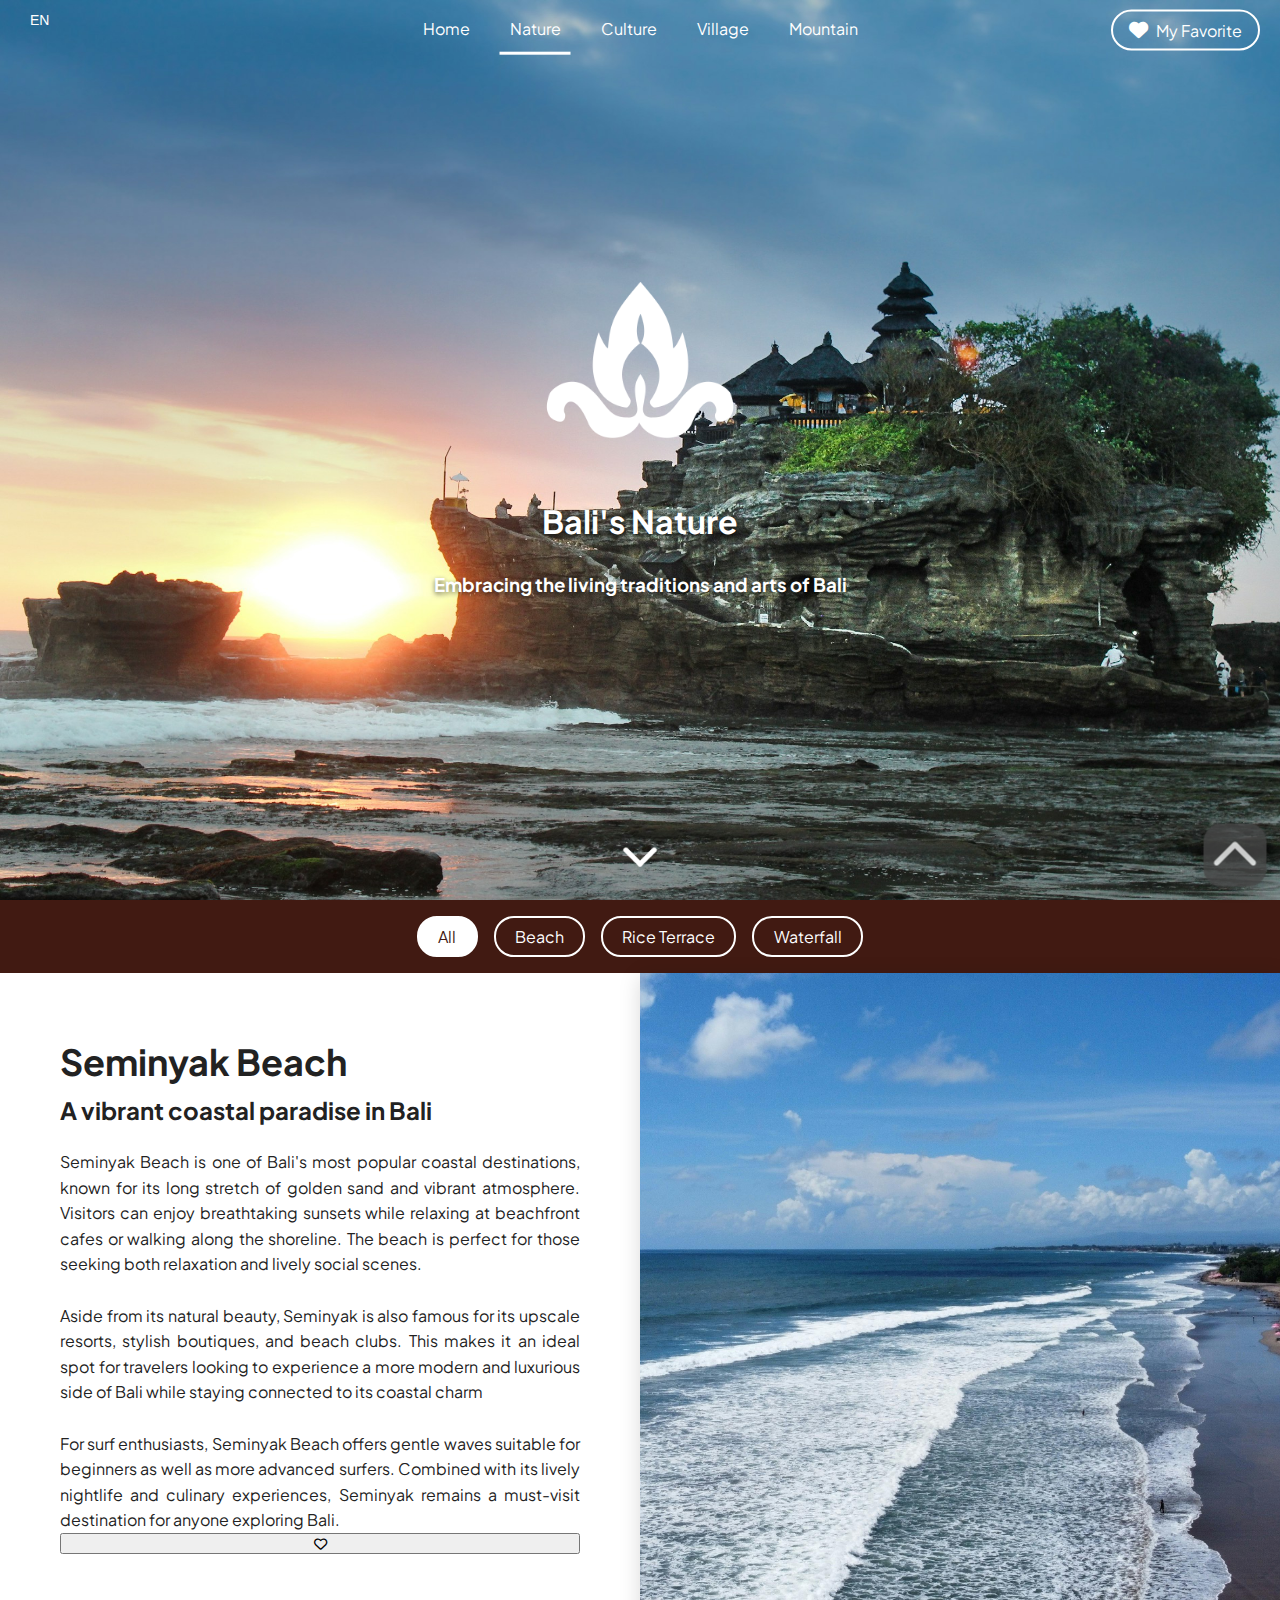
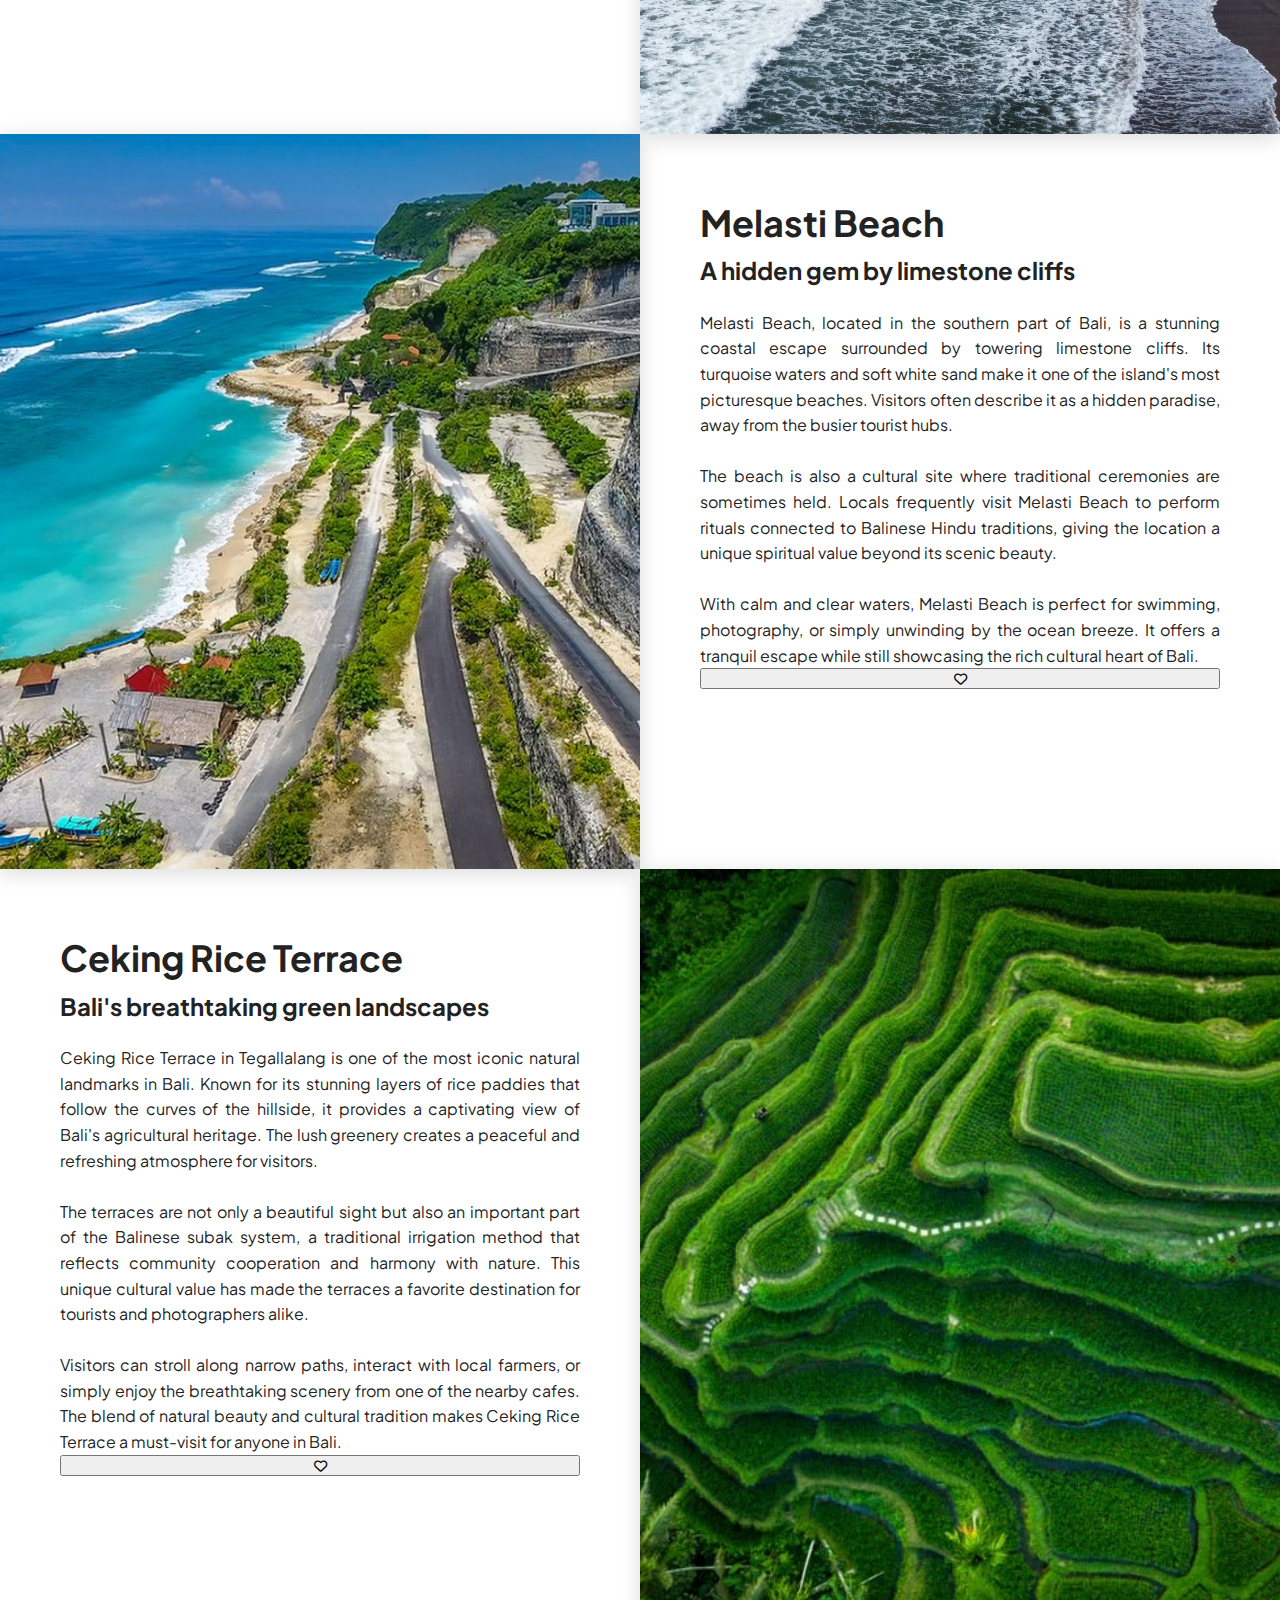
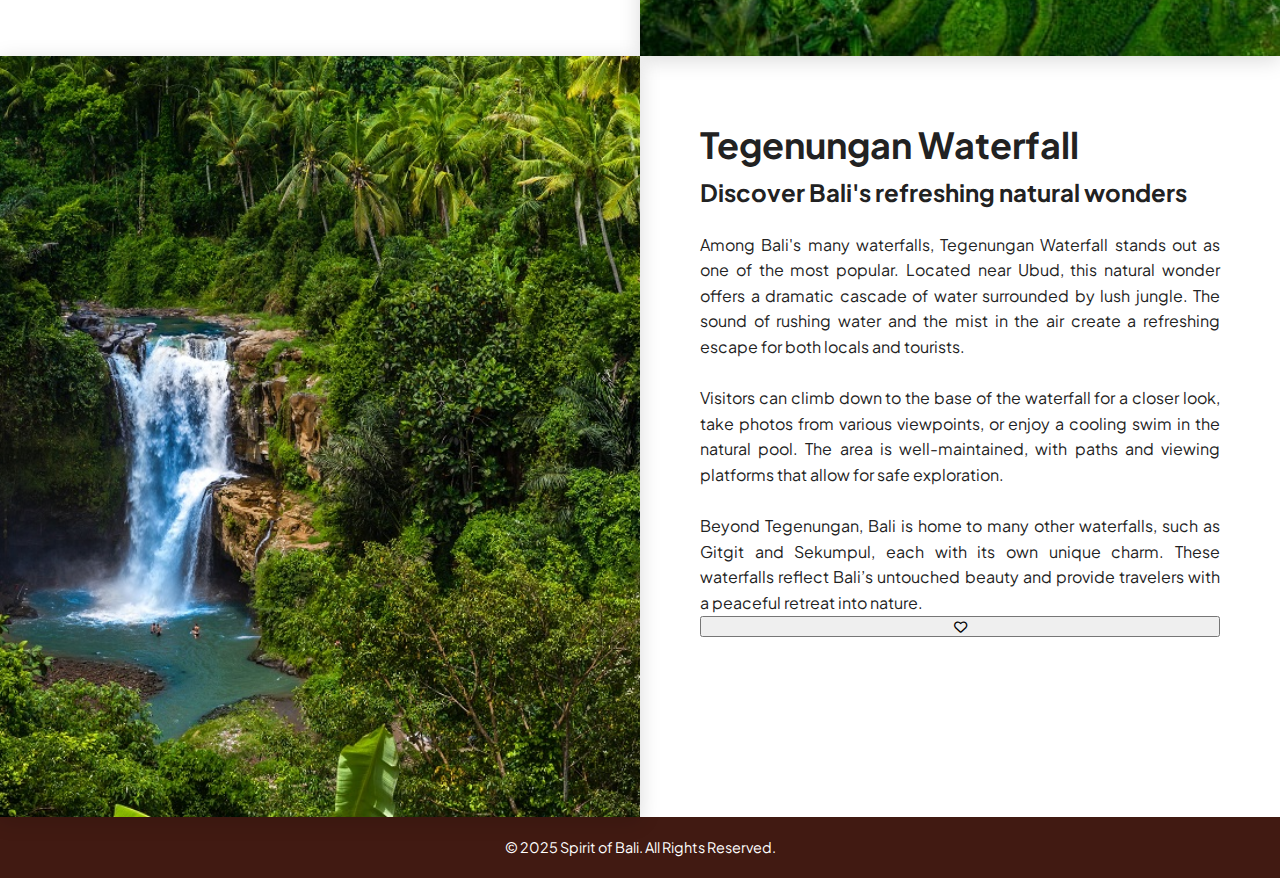
<file: alam.html>
<!DOCTYPE html>
<html lang="en">
<head>
    <meta charset="UTF-8">
    <meta name="viewport" content="width=device-width, initial-scale=1.0">
    <title>Alam Bali - Spirit of Bali</title>
    <link rel="stylesheet" href="css/style.css">
    <link rel="icon" type="image/png" href="asset/icon/logo-small-2.png">
</head>
<body data-page="nature">
    <nav id="top">
      <!-- Language Dropdown -->
      <div class="language-switch">
        <select id="languageSelect" aria-label="Language Switcher">
          <option value="en">EN</option>
          <option value="id">ID</option>
        </select>
      </div>

      <!-- Link to other Page -->
      <div class="nav-links">
        <a data-key="navbar.home" href="index.html">Home</a>
        <a data-key="navbar.nature" href="alam.html" class="active">Nature</a>
        <a data-key="navbar.culture" href="budaya.html">Culture</a>
        <a data-key="navbar.village" href="desa.html">Village</a>
        <a data-key="navbar.mountain" href="gunung.html">Mountain</a
        >
      </div>

      <button class="favorite-btn">
        <i class="fa-solid fa-heart"></i>
        <span data-key="navbar.favorite" class="text">My Favorite</span>
      </button>
      <!-- Nav Right untuk Mobile -->
      <div class="nav-right">
        <!-- Hamburger Button (Mobile) -->
        <div class="hamburger" aria-label="Menu Toggle">
          <span></span>
          <span></span>
          <span></span>
        </div>

        <!-- Favorite Button Clone untuk Mobile (optional) -->
        <button class="favorite-btn mobile-fav">
          <i class="fa-solid fa-heart"></i>
          <span data-key="navbar.favorite" class="text">My Favorite</span>
        </button>
      </div>
    </nav>

    <header class="not-main-page">
        <img src="asset/img/alam-page-img/alam-top-img.jpg" alt="alam-top-img" class="top-page">
        <img src="asset/icon/logo-big-2.png" alt="Icon SoB" class="icon-page">
        <h1 data-key="header.title">Bali's Nature</h1>
        <h3 data-key="header.subtitle">Embracing the living traditions and arts of Bali</h3>
        <a href="#top-page" id="down-btn"><img src="asset/icon/icon-arrow-down.png" alt="Icon Arrow Down" class="icon-bottom-page down-btn"></a>
    </header>

    <!-- Filter button -->
    <div class="filter-container" id="top-page">
        <button class="filter-btn active" data-filter="all" data-key="filters.all">All</button>
        <button class="filter-btn" data-filter="beach" data-key="filters.beach">Beach</button>
        <button class="filter-btn" data-filter="rice" data-key="filters.rice">Rice Terrace</button>
        <button class="filter-btn" data-filter="waterfall" data-key="filters.waterfall">Waterfall</button>
    </div>

    <!-- Content -->
    <div class="left-content" id="featured3"
        data-title="Seminyak Beach"
        data-subtitle="A vibrant coastal paradise in Bali" 
        data-img="asset/img/top-page.jpg">
        <div class="left-text">
            <h1 data-key="pantai-seminyak.title">Seminyak Beach</h1>
            <h3 data-key="pantai-seminyak.description">A vibrant coastal paradise in Bali</h3>
            <p data-key="pantai-seminyak.paragraph-1">Seminyak Beach is one of Bali's most popular coastal destinations, known for its long stretch of golden sand and vibrant atmosphere. Visitors can enjoy breathtaking sunsets while relaxing at beachfront cafes or walking along the shoreline. The beach is perfect for those seeking both relaxation and lively social scenes.</p><br>
            <p data-key="pantai-seminyak.paragraph-2">Aside from its natural beauty, Seminyak is also famous for its upscale resorts, stylish boutiques, and beach clubs. This makes it an ideal spot for travelers looking to experience a more modern and luxurious side of Bali while staying connected to its coastal charm</p><br>
            <p data-key="pantai-seminyak.paragraph-3">For surf enthusiasts, Seminyak Beach offers gentle waves suitable for beginners as well as more advanced surfers. Combined with its lively nightlife and culinary experiences, Seminyak remains a must-visit destination for anyone exploring Bali.</p>
        
            <button class="love-btn" aria-label="Add to favorite">
                <i class="fa-regular fa-heart"></i>
            </button>
        </div>
        <img src="asset/img/alam-page-img/pantai-seminyak.jpg" alt="pantai-seminyak" class="image">
    </div>
    
    <!-- Melasti Beach -->
    <div class="right-content">
        <img src="asset/img/alam-page-img/pantai-melasti.jpg" alt="pantai-melasti" class="image">
        <div class="right-text">
            <h1 data-key="pantai-melasti.title">Melasti Beach</h1>
            <h3 data-key="pantai-melasti.description">A hidden gem by limestone cliffs</h3>
            <p data-key="pantai-melasti.paragraph-1">Melasti Beach, located in the southern part of Bali, is a stunning coastal escape surrounded by towering limestone cliffs. Its turquoise waters and soft white sand make it one of the island's most picturesque beaches. Visitors often describe it as a hidden paradise, away from the busier tourist hubs.</p><br>
            <p data-key="pantai-melasti.paragraph-2">The beach is also a cultural site where traditional ceremonies are sometimes held. Locals frequently visit Melasti Beach to perform rituals connected to Balinese Hindu traditions, giving the location a unique spiritual value beyond its scenic beauty.</p><br>
            <p data-key="pantai-melasti.paragraph-3">With calm and clear waters, Melasti Beach is perfect for swimming, photography, or simply unwinding by the ocean breeze. It offers a tranquil escape while still showcasing the rich cultural heart of Bali.</p>

            <button class="love-btn" aria-label="Add to favorite">
                <i class="fa-regular fa-heart"></i>
            </button>
        </div>
        </div>
    </div>

    <!-- Cekking Rice -->
    <div class="left-content">
        <div class="left-text">
            <h1 data-key="ceking.title">Ceking Rice Terrace</h1>
            <h3 data-key="ceking.description">Bali's breathtaking green landscapes</h3>
            <p data-key="ceking.paragraph-1">Ceking Rice Terrace in Tegallalang is one of the most iconic natural landmarks in Bali. Known for its stunning layers of rice paddies that follow the curves of the hillside, it provides a captivating view of Bali's agricultural heritage. The lush greenery creates a peaceful and refreshing atmosphere for visitors.</p><br>
            <p data-key="ceking.paragraph-2">The terraces are not only a beautiful sight but also an important part of the Balinese subak system, a traditional irrigation method that reflects community cooperation and harmony with nature. This unique cultural value has made the terraces a favorite destination for tourists and photographers alike.</p><br>
            <p data-key="ceking.paragraph-3">Visitors can stroll along narrow paths, interact with local farmers, or simply enjoy the breathtaking scenery from one of the nearby cafes. The blend of natural beauty and cultural tradition makes Ceking Rice Terrace a must-visit for anyone in Bali.</p>
        
            <button class="love-btn" aria-label="Add to favorite">
                <i class="fa-regular fa-heart"></i>
            </button>
        </div>
        <img src="asset/img/alam-page-img/ceking-rice-terrace.jpg" alt="ceking-rice-terrace" class="image">
    </div>

    <!-- Tegenungan Waterfall -->
    <div class="right-content">
        <img src="asset/img/alam-page-img/air-terjun-tegunungan.jpg" alt="air-terjun-tegunungan" class="image">
        <div class="right-text">
            <h1 data-key="tegenungan.title">Tegenungan Waterfall</h1>
            <h3 data-key="tegenungan.description">Discover Bali's refreshing natural wonders</h3>
            <p data-key="tegenungan.paragraph-1">Among Bali's many waterfalls, Tegenungan Waterfall stands out as one of the most popular. Located near Ubud, this natural wonder offers a dramatic cascade of water surrounded by lush jungle. The sound of rushing water and the mist in the air create a refreshing escape for both locals and tourists.</p><br>
            <p data-key="tegenungan.paragraph-2">Visitors can climb down to the base of the waterfall for a closer look, take photos from various viewpoints, or enjoy a cooling swim in the natural pool. The area is well-maintained, with paths and viewing platforms that allow for safe exploration.</p><br>
            <p data-key="tegenungan.paragraph-3">Beyond Tegenungan, Bali is home to many other waterfalls, such as Gitgit and Sekumpul, each with its own unique charm. These waterfalls reflect Bali’s untouched beauty and provide travelers with a peaceful retreat into nature.</p>

            <button class="love-btn" aria-label="Add to favorite">
                <i class="fa-regular fa-heart"></i>
            </button>
        </div>
        </div>
    </div>

    <a href="#top" id="top-btn"><img src="asset/icon/icon-up.png" alt="Icon Up" class="top-btn toTopAnimation"></a>
    
    <!-- Footer -->
    <footer>
        <p data-key="footer">&copy; 2025 Spirit of Bali. All Rights Reserved.</p>
    </footer>
    <script src="script/modal-favorite.js"></script>
    <script src="script/btn-add-favorite.js"></script>
    <script src="script/filter/filter-section-alam.js"></script>
    <script src="script/translate.js"></script>
    <script src="script/hamburger-toggle.js"></script>
    

</body>
</html>
</file>
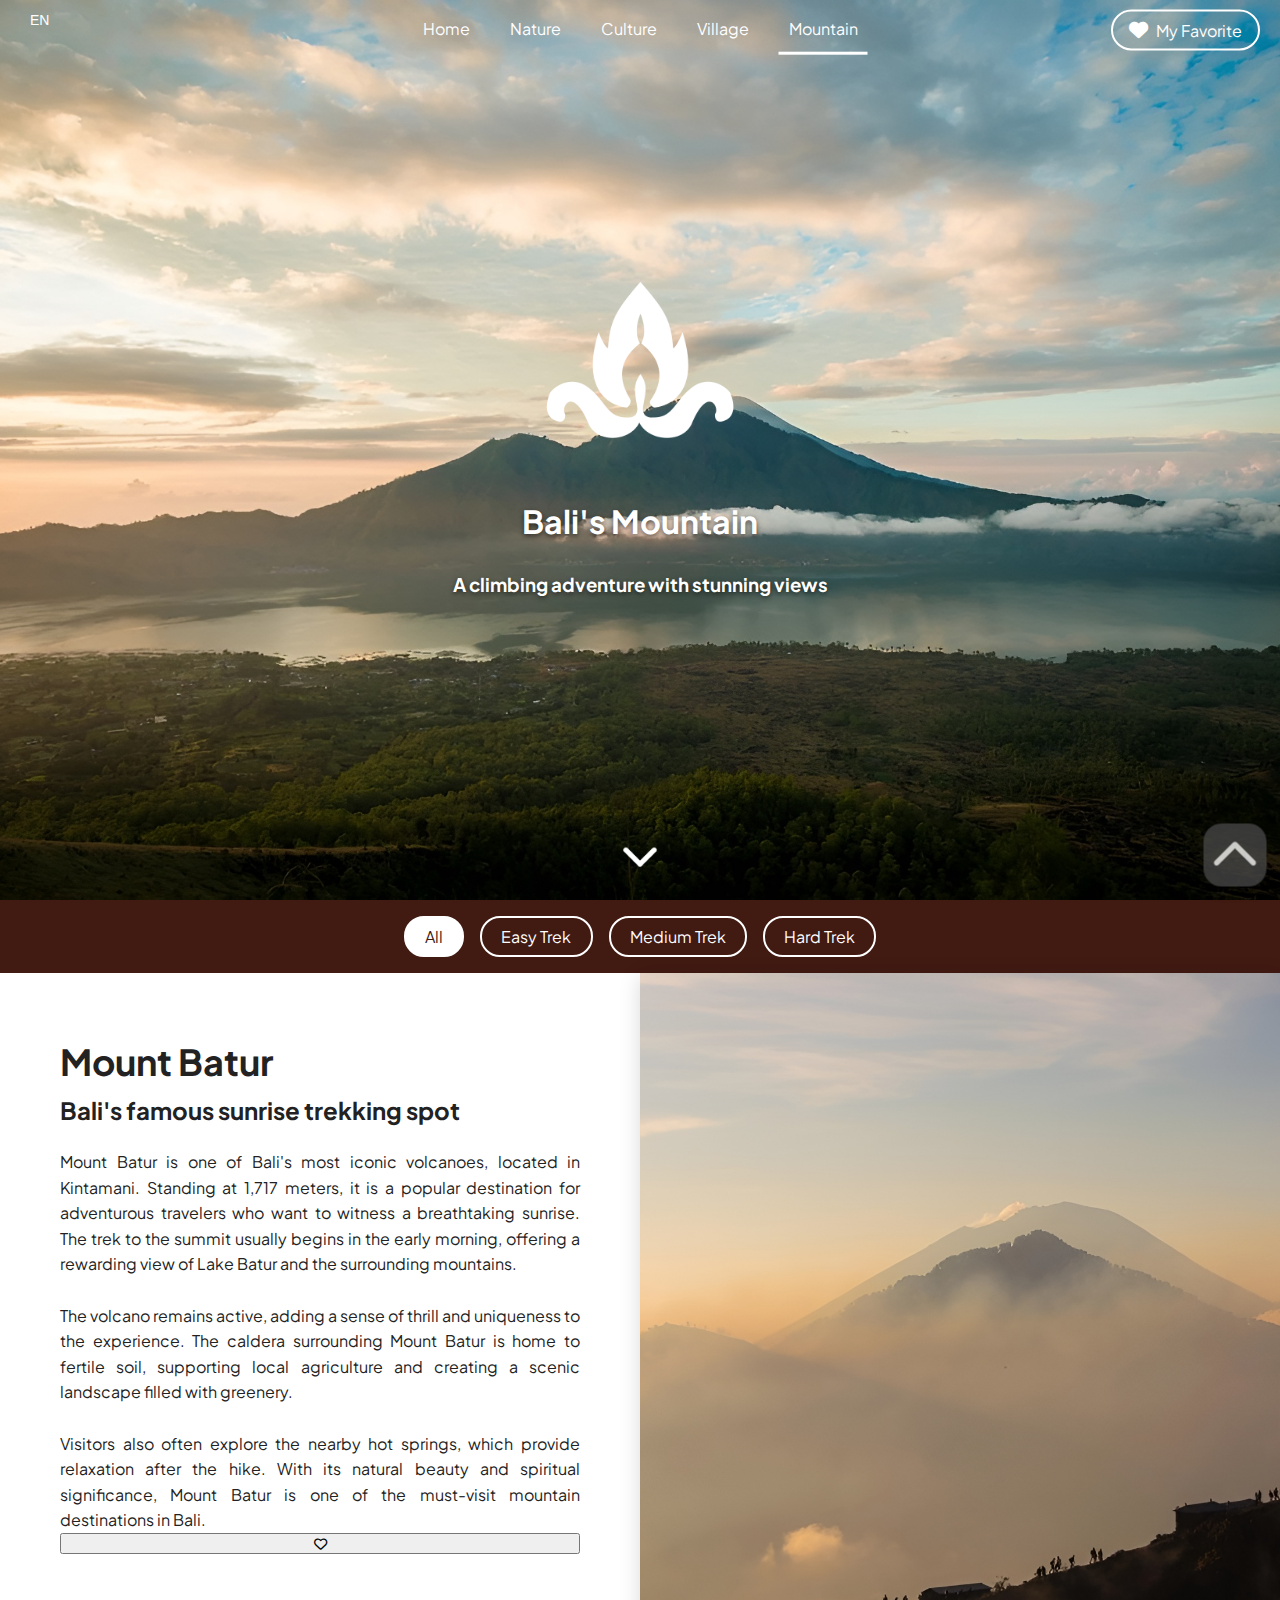
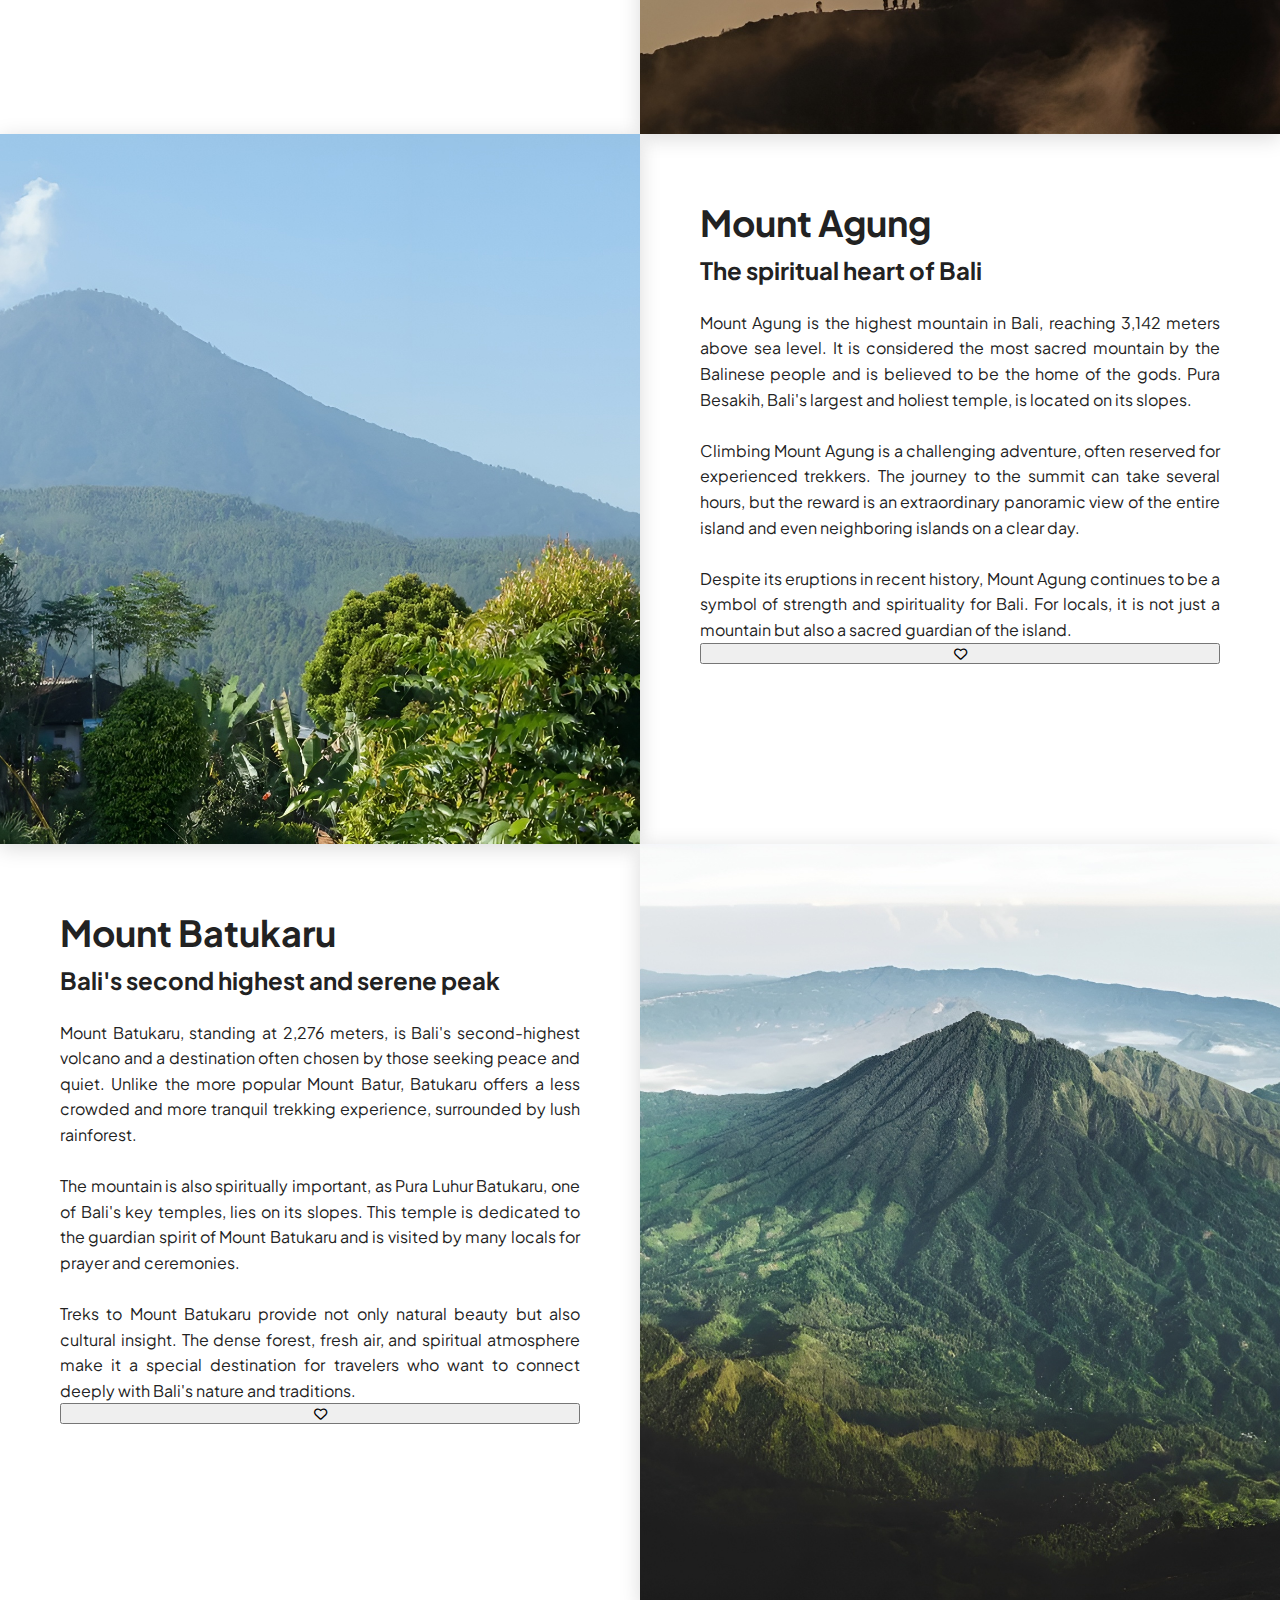
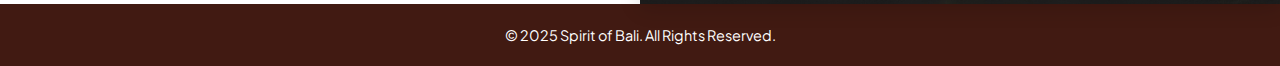
<file: gunung.html>
<!DOCTYPE html>
<html lang="en">
  <head>
    <meta charset="UTF-8" />
    <meta name="viewport" content="width=device-width, initial-scale=1.0" />
    <title>Gunung Bali - Spirit of Bali</title>
    <link rel="stylesheet" href="css/style.css" />
    <link rel="icon" type="image/png" href="asset/icon/logo-small-2.png" />
  </head>
  <body data-page="mountain">
    <nav id="top">
      <!-- Language Dropdown -->
      <div class="language-switch">
        <select id="languageSelect" aria-label="Language Switcher">
          <option value="en">EN</option>
          <option value="id">ID</option>
        </select>
      </div>

      <!-- Link to other Page -->
      <div class="nav-links">
        <a data-key="navbar.home" href="index.html">Home</a>
        <a data-key="navbar.nature" href="alam.html">Nature</a>
        <a data-key="navbar.culture" href="budaya.html">Culture</a>
        <a data-key="navbar.village" href="desa.html">Village</a>
        <a data-key="navbar.mountain" href="gunung.html" class="active"
          >Mountain</a
        >
      </div>

      <button class="favorite-btn">
        <i class="fa-solid fa-heart"></i>
        <span data-key="navbar.favorite" class="text">My Favorite</span>
      </button>
      <!-- Nav Right untuk Mobile -->
      <div class="nav-right">
        <!-- Hamburger Button (Mobile) -->
        <div class="hamburger" aria-label="Menu Toggle">
          <span></span>
          <span></span>
          <span></span>
        </div>

        <!-- Favorite Button Clone untuk Mobile (optional) -->
        <button class="favorite-btn mobile-fav">
          <i class="fa-solid fa-heart"></i>
          <span data-key="navbar.favorite" class="text">My Favorite</span>
        </button>
      </div>
    </nav>

    <header class="not-main-page">
      <img
        src="asset/img/gunung-page-img/gunung-top-img.webp"
        alt="gunung-top-image"
        class="top-page" />
      <img src="asset/icon/logo-big-2.png" alt="Icon SoB" class="icon-page" />
      <h1 data-key="header.title">Bali's Mountain</h1>
      <h3 data-key="header.subtitle">A climbing adventure with stunning views</h3>
      <a href="#top-page" id="down-btn"
        ><img
          src="asset/icon/icon-arrow-down.png"
          alt="Icon Arrow Down"
          class="icon-bottom-page down-btn"
      /></a>
    </header>

    <!-- Filter Container -->
    <div class="filter-container" id="top-page">
      <button class="filter-btn active" data-filter="all" data-key="filters.all">All</button>
      <button class="filter-btn" data-filter="easy" data-key="filters.easy">Easy Trek</button>
      <button class="filter-btn" data-filter="medium" data-key="filters.medium">Medium Trek</button>
      <button class="filter-btn" data-filter="hard" data-key="filters.hard">Hard Trek</button>
    </div>

    <!-- Content -->
    <!-- Gunung Batur -->
    <div class="left-content" id="top-page">
      <div class="left-text">
        <h1 data-key="gunung-batur.title">Mount Batur</h1>
        <h3 data-key="gunung-batur.description">
          Bali's famous sunrise trekking spot
        </h3>
        <p data-key="gunung-batur.paragraph-1">
          Mount Batur is one of Bali's most iconic volcanoes, located in
          Kintamani. Standing at 1,717 meters, it is a popular destination for
          adventurous travelers who want to witness a breathtaking sunrise. The
          trek to the summit usually begins in the early morning, offering a
          rewarding view of Lake Batur and the surrounding mountains.
        </p>
        <br />
        <p data-key="gunung-batur.paragraph-2">
          The volcano remains active, adding a sense of thrill and uniqueness to
          the experience. The caldera surrounding Mount Batur is home to fertile
          soil, supporting local agriculture and creating a scenic landscape
          filled with greenery.
        </p>
        <br />
        <p data-key="gunung-batur.paragraph-3">
          Visitors also often explore the nearby hot springs, which provide
          relaxation after the hike. With its natural beauty and spiritual
          significance, Mount Batur is one of the must-visit mountain
          destinations in Bali.
        </p>

        <button class="love-btn" aria-label="Add to favorite">
          <i class="fa-regular fa-heart"></i>
        </button>
      </div>
      <img
        src="asset/img/gunung-page-img/gunung-batur.webp"
        alt="gunung-batur"
        class="image" />
    </div>

    <!-- Gunung Agung -->
    <div class="right-content">
      <img
        src="asset/img/gunung-page-img/gunung-agung.webp"
        alt="gunung-agung"
        class="image" />
      <div class="right-text">
        <h1 data-key="gunung-agung.title">Mount Agung</h1>
        <h3 data-key="gunung-agung.description">The spiritual heart of Bali</h3>
        <p data-key="gunung-agung.paragraph-1">
          Mount Agung is the highest mountain in Bali, reaching 3,142 meters
          above sea level. It is considered the most sacred mountain by the
          Balinese people and is believed to be the home of the gods. Pura
          Besakih, Bali's largest and holiest temple, is located on its slopes.
        </p>
        <br />
        <p data-key="gunung-agung.paragraph-2">
          Climbing Mount Agung is a challenging adventure, often reserved for
          experienced trekkers. The journey to the summit can take several
          hours, but the reward is an extraordinary panoramic view of the entire
          island and even neighboring islands on a clear day.
        </p>
        <br />
        <p data-key="gunung-agung.paragraph-3">
          Despite its eruptions in recent history, Mount Agung continues to be a
          symbol of strength and spirituality for Bali. For locals, it is not
          just a mountain but also a sacred guardian of the island.
        </p>

        <button class="love-btn" aria-label="Add to favorite">
          <i class="fa-regular fa-heart"></i>
        </button>
      </div>
    </div>

    <!-- Gunung Batukaru -->
    <div class="left-content">
      <div class="left-text">
        <h1 data-key="gunung-batukaru.title">Mount Batukaru</h1>
        <h3 data-key="gunung-batukaru.description">
          Bali's second highest and serene peak
        </h3>
        <p data-key="gunung-batukaru.paragraph-1">
          Mount Batukaru, standing at 2,276 meters, is Bali's second-highest
          volcano and a destination often chosen by those seeking peace and
          quiet. Unlike the more popular Mount Batur, Batukaru offers a less
          crowded and more tranquil trekking experience, surrounded by lush
          rainforest.
        </p>
        <br />
        <p data-key="gunung-batukaru.paragraph-2">
          The mountain is also spiritually important, as Pura Luhur Batukaru,
          one of Bali's key temples, lies on its slopes. This temple is
          dedicated to the guardian spirit of Mount Batukaru and is visited by
          many locals for prayer and ceremonies.
        </p>
        <br />
        <p data-key="gunung-batukaru.paragraph-3">
          Treks to Mount Batukaru provide not only natural beauty but also
          cultural insight. The dense forest, fresh air, and spiritual
          atmosphere make it a special destination for travelers who want to
          connect deeply with Bali's nature and traditions.
        </p>

        <button class="love-btn" aria-label="Add to favorite">
          <i class="fa-regular fa-heart"></i>
        </button>
      </div>
      <img
        src="asset/img/gunung-page-img/gunung-batukaru.webp"
        alt="gunung-batukaru"
        class="image" />
    </div>

    <a href="#top" id="top-btn"
      ><img
        src="asset/icon/icon-up.png"
        alt="Icon Up"
        class="top-btn toTopAnimation"
    /></a>
    <!-- Footer -->
    <footer>
      <p data-key="footer">&copy; 2025 Spirit of Bali. All Rights Reserved.</p>
    </footer>

    <script src="script/modal-section.js"></script>
    <script src="script/btn-add-favorite.js"></script>
    <script src="script/filter/filter-section-gunung.js"></script>
    <script src="script/translate.js"></script>
    <script src="script/modal-favorite.js"></script>
    <script src="script/hamburger-toggle.js"></script>
  </body>
</html>
</file>
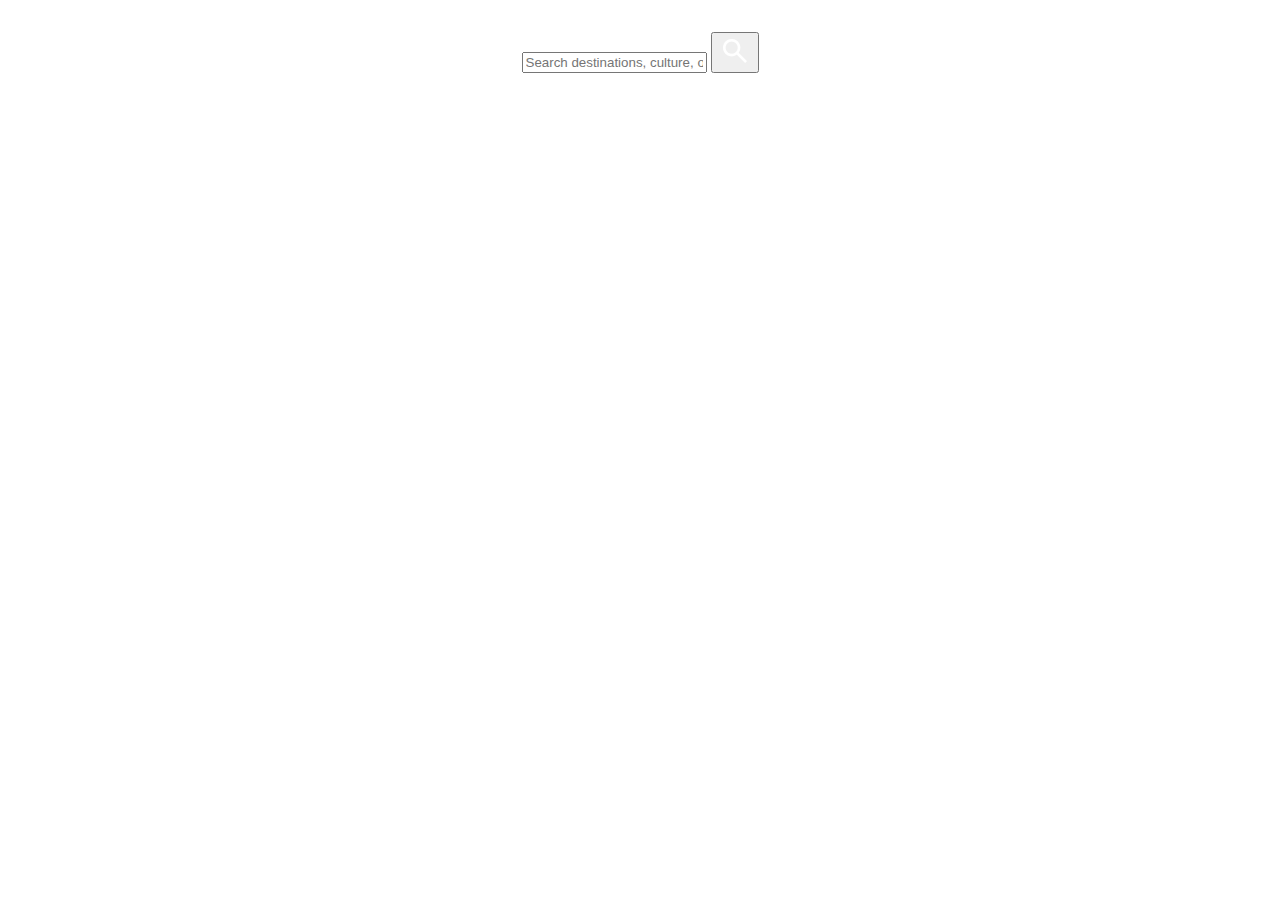
<file: search.html>
<!DOCTYPE html>
<html lang="en">
<head>
  <meta charset="UTF-8" />
  <meta name="viewport" content="width=device-width, initial-scale=1.0" />
  <title>Search Results</title>
  <style>
    html { scroll-behavior: smooth; }
    .search-bar {
      display: flex;
      justify-content: center;
      margin-top: 2rem;
    }
    .search-results {
      max-width: 1000px;
      margin: 2rem auto;
      display: grid;
      grid-template-columns: repeat(auto-fit, minmax(280px, 1fr));
      gap: 20px;
    }
    .result-card {
      border: 1px solid #ddd;
      border-radius: 10px;
      padding: 16px;
      text-align: center;
      background: #fff;
      transition: 0.2s;
    }
    .result-card:hover {
      transform: scale(1.02);
    }
    .result-card img {
      width: 100%;
      height: 180px;
      object-fit: cover;
      border-radius: 8px;
    }
    .result-card h3 {
      margin: 10px 0 6px;
    }
    .btn-view {
      display: inline-block;
      margin-top: 10px;
      color: white;
      background: #007bff;
      padding: 8px 12px;
      border-radius: 6px;
      text-decoration: none;
      transition: 0.2s;
    }
    .btn-view:hover {
      background: #0056b3;
    }
  </style>
</head>
<body>
  <!-- Reuse search bar -->
  <div class="search-bar">
    <form id="search-form">
      <input
        type="text"
        id="search-input"
        placeholder="Search destinations, culture, or stories..."
        required
      />
      <button type="submit" class="btn-search">
        <img src="asset/icon/icon-search-bar.png" alt="Search" />
      </button>
    </form>
  </div>

  <div class="search-results" id="search-results"></div>

  <script src="script/data/search-data.js"></script>
  <script src="script/search.js"></script>
</body>
</html>
</file>
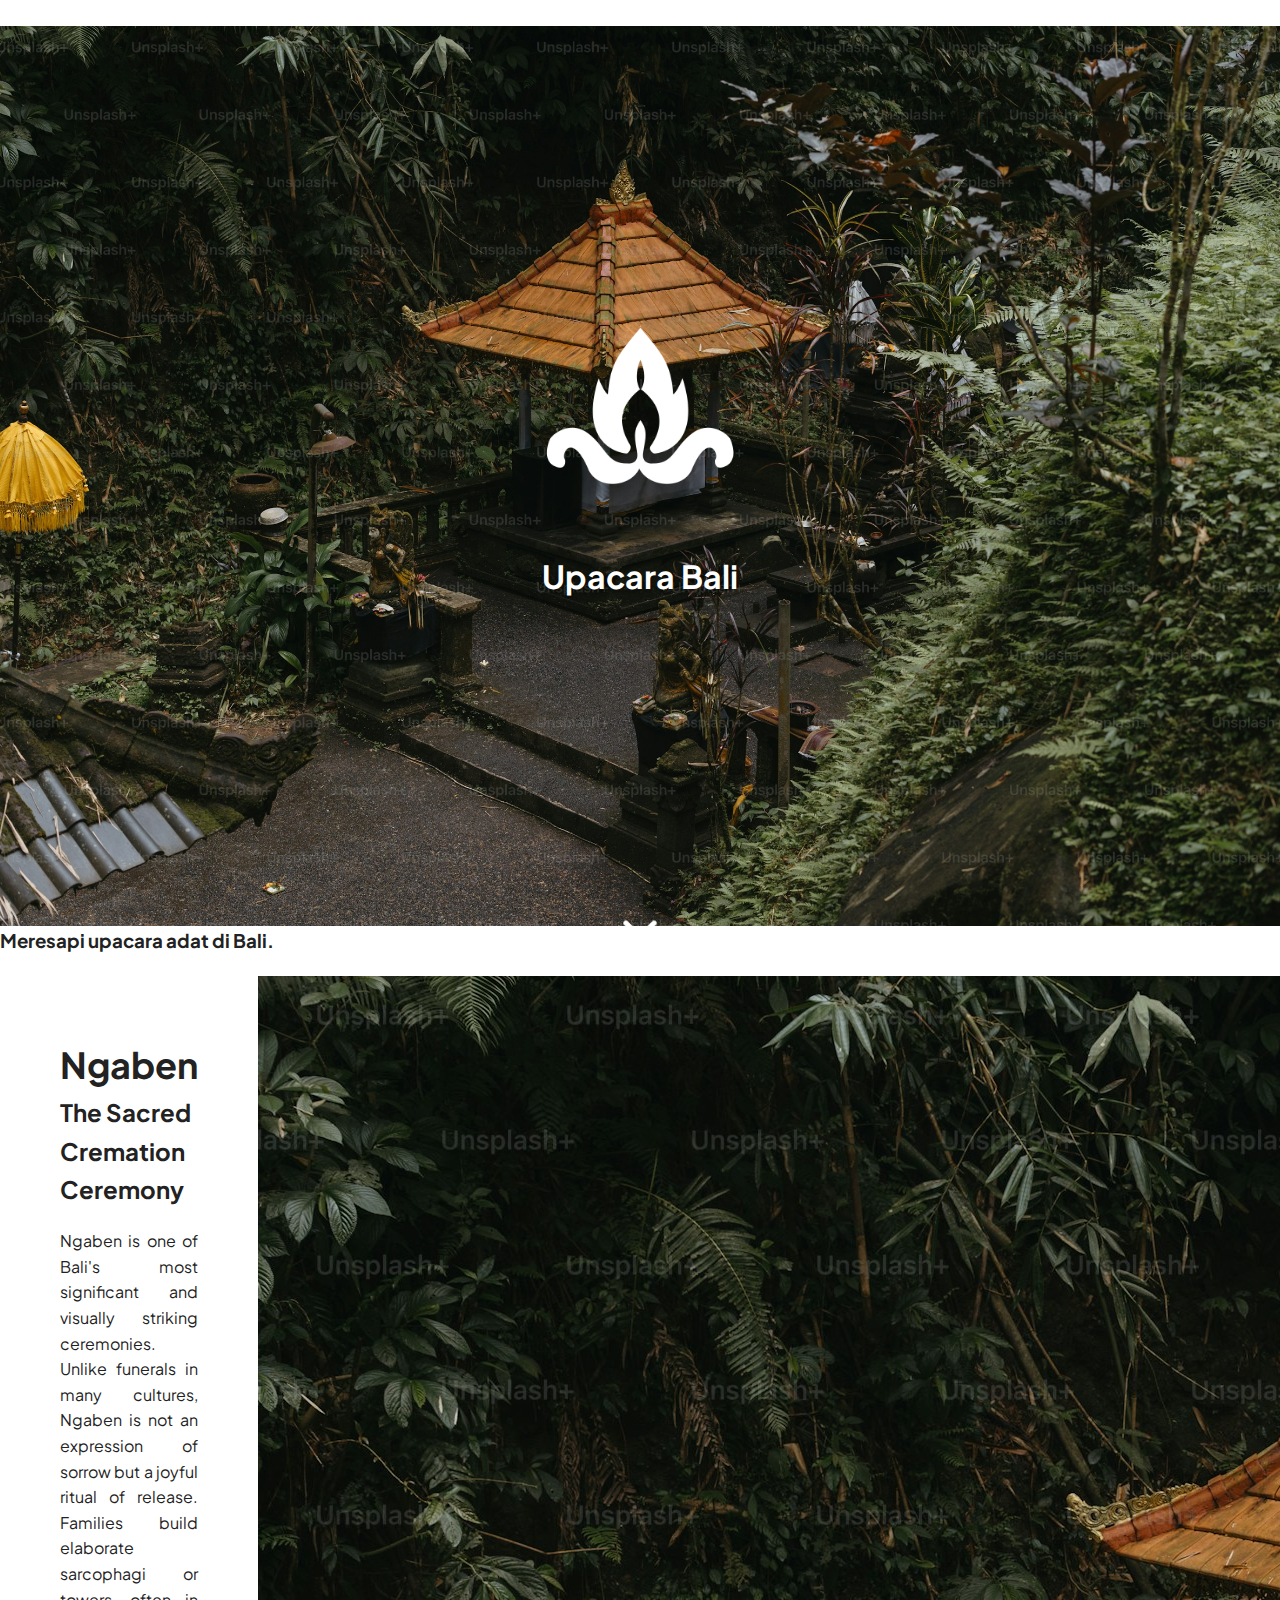
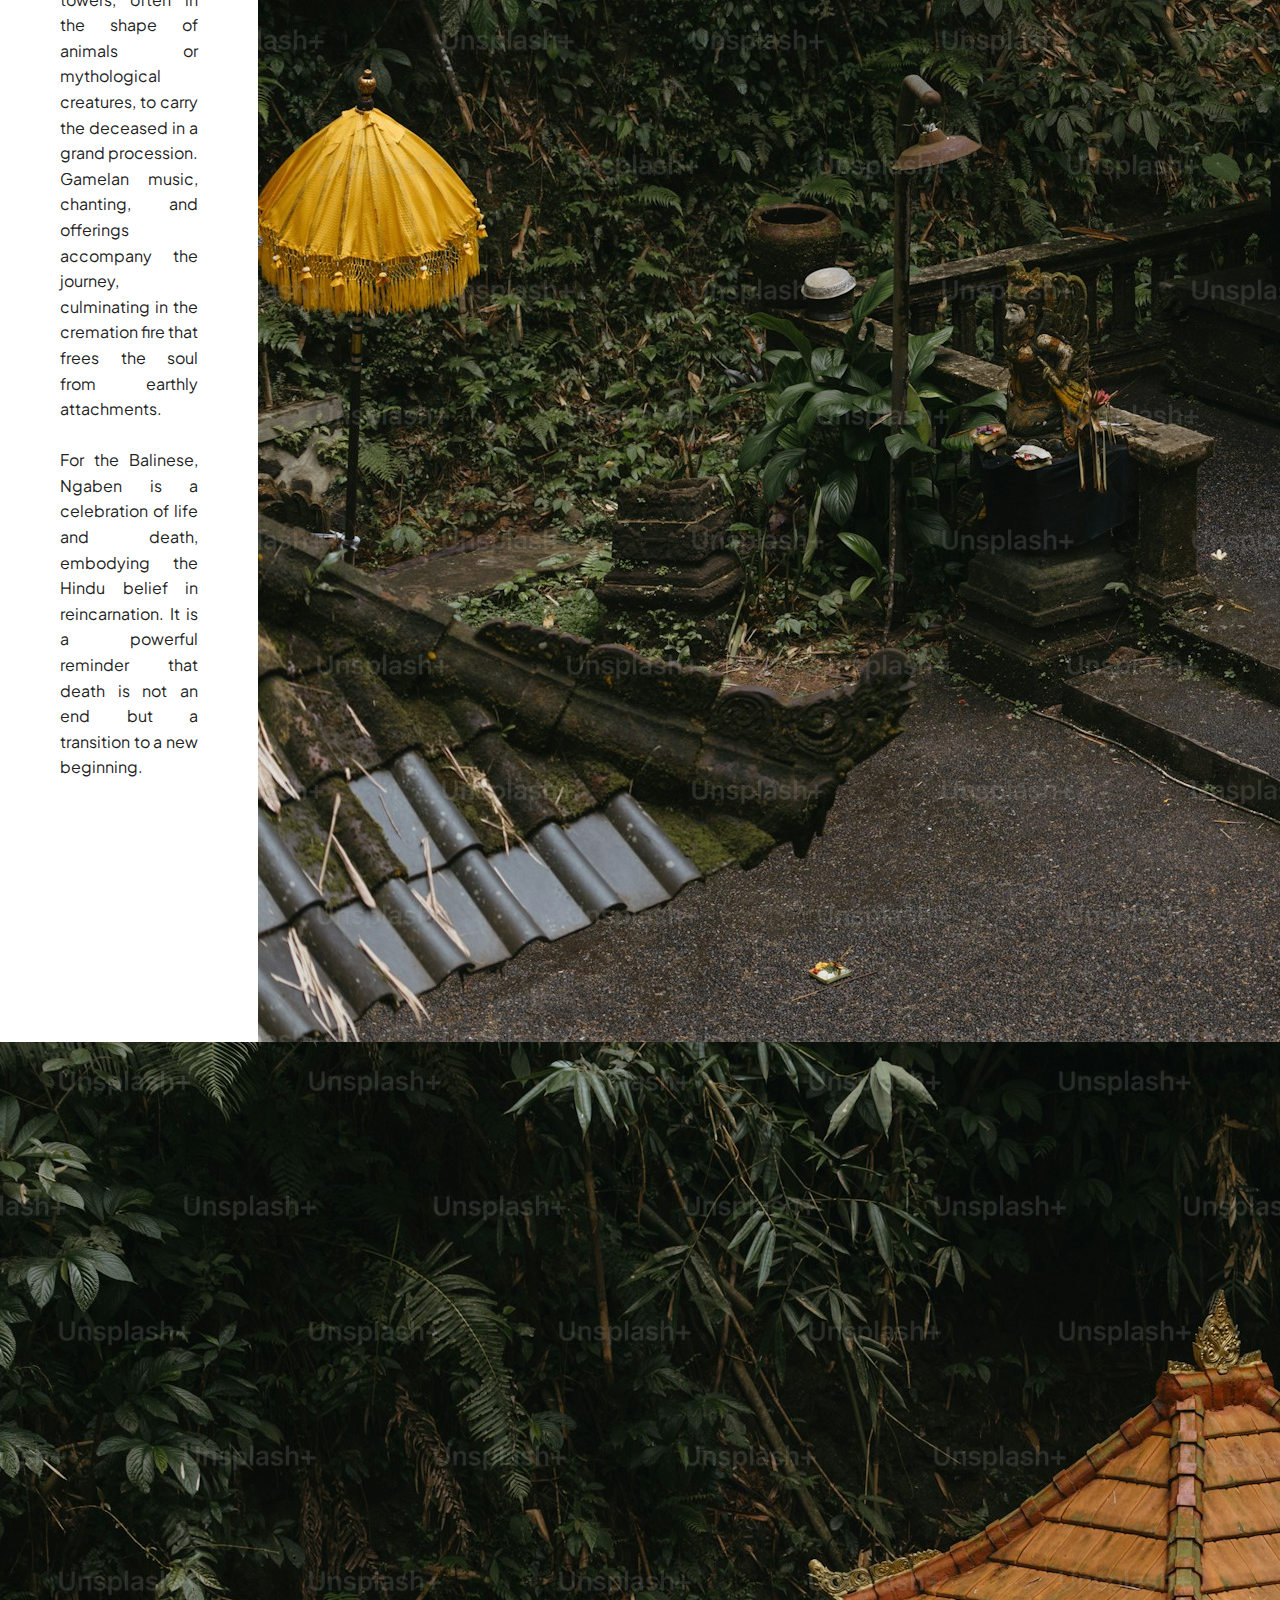
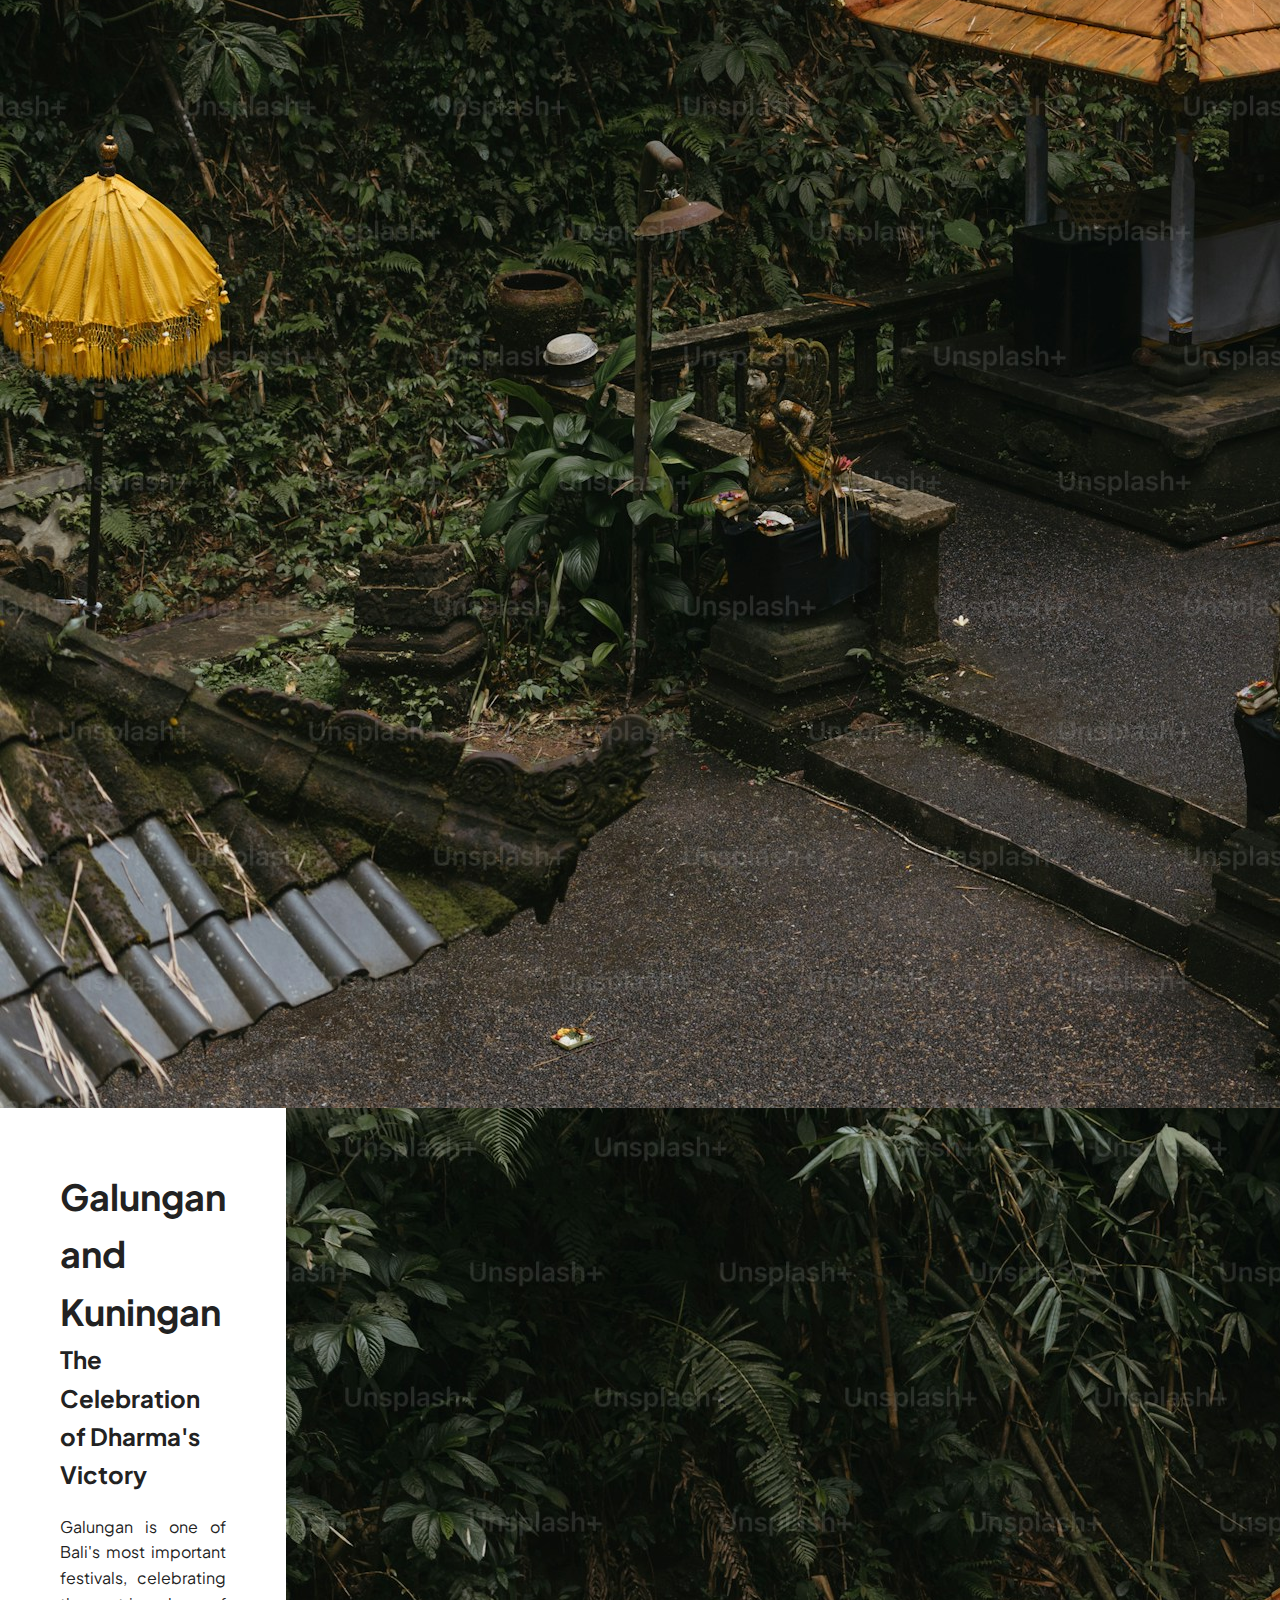
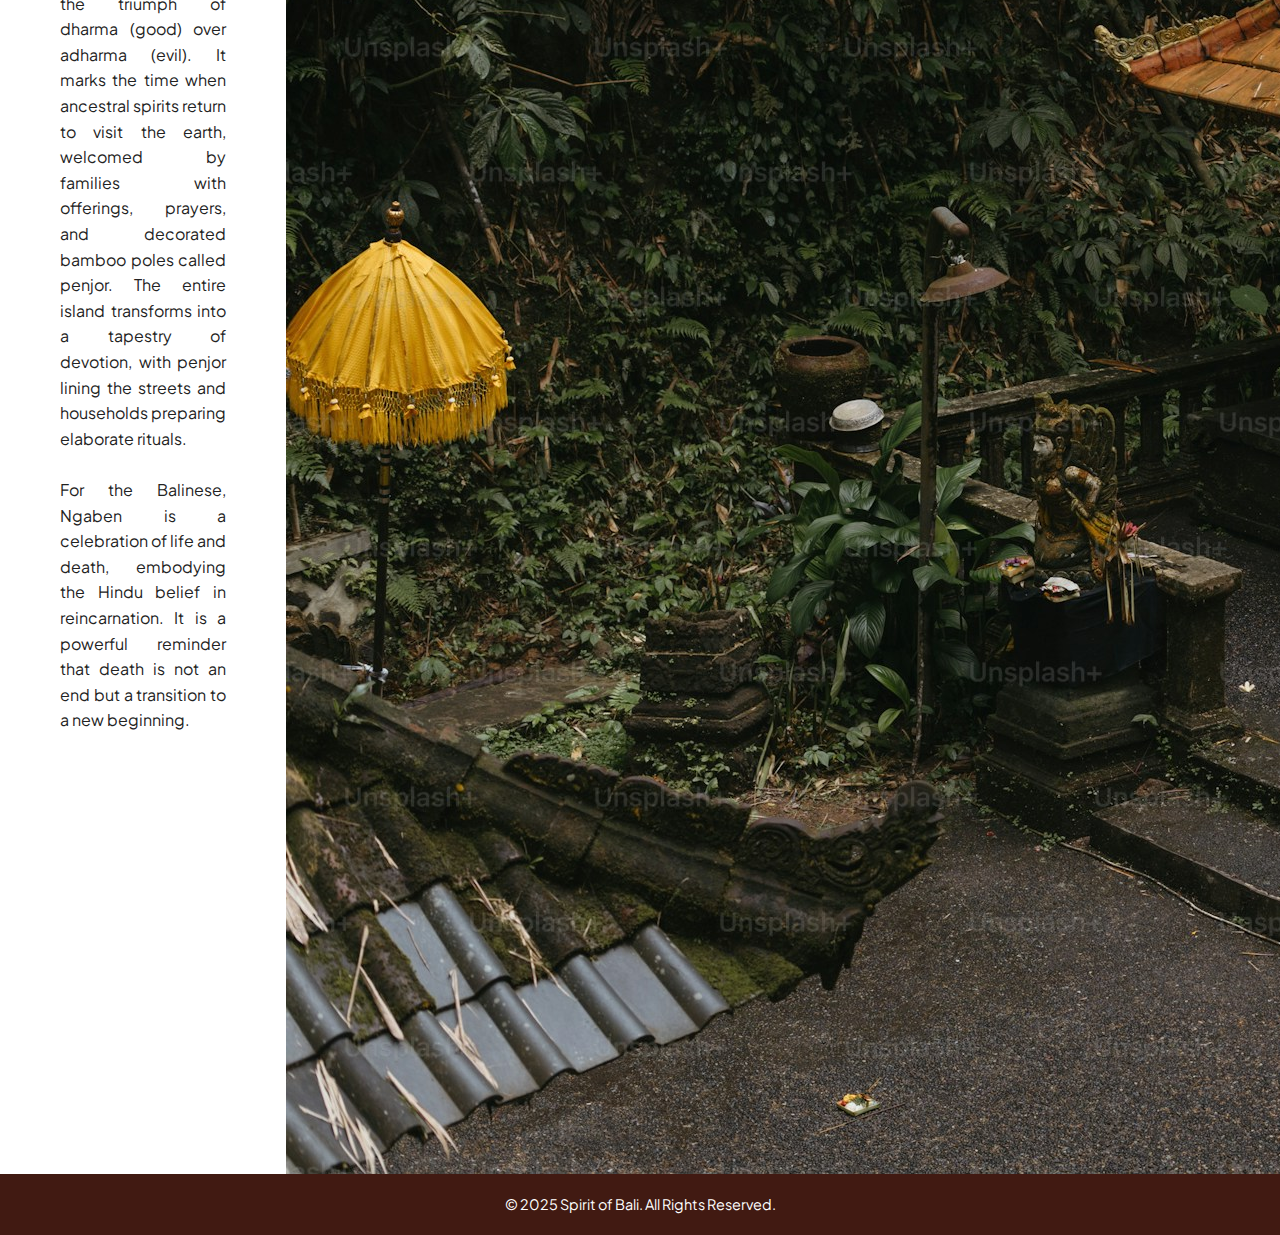
<file: culture-page/ceremony.html>
<!DOCTYPE html>
<html lang="en">
<head>
    <meta charset="UTF-8">
    <meta name="viewport" content="width=device-width, initial-scale=1.0">
    <link rel="stylesheet" href="../css/global.css">
    <link rel="stylesheet" href="../css/page-style.css">
    <link rel="stylesheet" href="../css/footer.css">
    <title>Desa Bali - Spirit of Bali</title>
</head>
<body>
    <!-- navbar dan header -->
    <nav>
        <a href="../index.html">Home</a>
        <a href="../alam.html">Nature</a>
        <a href="../budaya.html" class="active">Culture</a>
        <a href="../desa.html">Village</a>
        <a href="../gunung.html">Mountain</a>
    </nav>
    <header>
        <img src="../asset/img/top-page.jpg" alt="Nature Page Image" class="top-page">
        <img src="../asset/icon/logo-big-2.png" alt="Icon SoB" class="icon-page">
        <h1>Upacara Bali</h1>
        <h3>Meresapi upacara adat di Bali.</h3>
        <img src="../asset/icon/icon-arrow-down.png" alt="Icon Arrow Down" class="icon-bottom-page">
    </header>

    <!-- Content -->
    <div class="left-content">
        <div class="left-text">
            <h1>Ngaben</h1>
            <h3>The Sacred Cremation Ceremony</h3>
            <p>Ngaben is one of Bali's most significant and visually striking ceremonies. Unlike funerals in many cultures, Ngaben is not an expression of sorrow but a joyful ritual of release. Families build elaborate sarcophagi or towers, often in the shape of animals or mythological creatures, to carry the deceased in a grand procession. Gamelan music, chanting, and offerings accompany the journey, culminating in the cremation fire that frees the soul from earthly attachments.</p><br>
            <p>For the Balinese, Ngaben is a celebration of life and death, embodying the Hindu belief in reincarnation. It is a powerful reminder that death is not an end but a transition to a new beginning.</p>
        </div>
        <img src="../asset/img/top-page.jpg" alt="placeholder">
    </div>
    <div class="right-content">
        <img src="../asset/img/top-page.jpg" alt="placeholder">
        <div class="right-text">
            <h1>Melasti</h1>
            <h3>The Ritual of Purification</h3>
            <p>Melasti is a sacred ceremony held before Nyepi, the Balinese Day of Silence. In this ritual, villagers dress in traditional white clothing and carry sacred temple objects to the sea, lakes, or rivers for purification. Through prayers, offerings, and immersion in holy water, participants cleanse themselves and their surroundings from impurities and negative forces.</p><br> 
            <p>The visual spectacle of long processions moving toward the sea, accompanied by gamelan music and colorful offerings, symbolizes harmony between humans, nature, and the divine. Melasti reflects the Balinese commitment to balance and renewal.</p>

        </div>
    </div>
    <div class="left-content">
        <div class="left-text">
            <h1>Galungan and Kuningan</h1>
            <h3>The Celebration of Dharma's Victory</h3>
            <p>Galungan is one of Bali's most important festivals, celebrating the triumph of dharma (good) over adharma (evil). It marks the time when ancestral spirits return to visit the earth, welcomed by families with offerings, prayers, and decorated bamboo poles called penjor. The entire island transforms into a tapestry of devotion, with penjor lining the streets and households preparing elaborate rituals.</p><br>
            <p>For the Balinese, Ngaben is a celebration of life and death, embodying the Hindu belief in reincarnation. It is a powerful reminder that death is not an end but a transition to a new beginning.</p>
        </div>
        <img src="../asset/img/top-page.jpg" alt="placeholder">
    </div>

    <!-- Footer -->
    <footer>
        <p>&copy; 2025 Spirit of Bali. All Rights Reserved.</p>
    </footer>
</body>
</html>
</file>
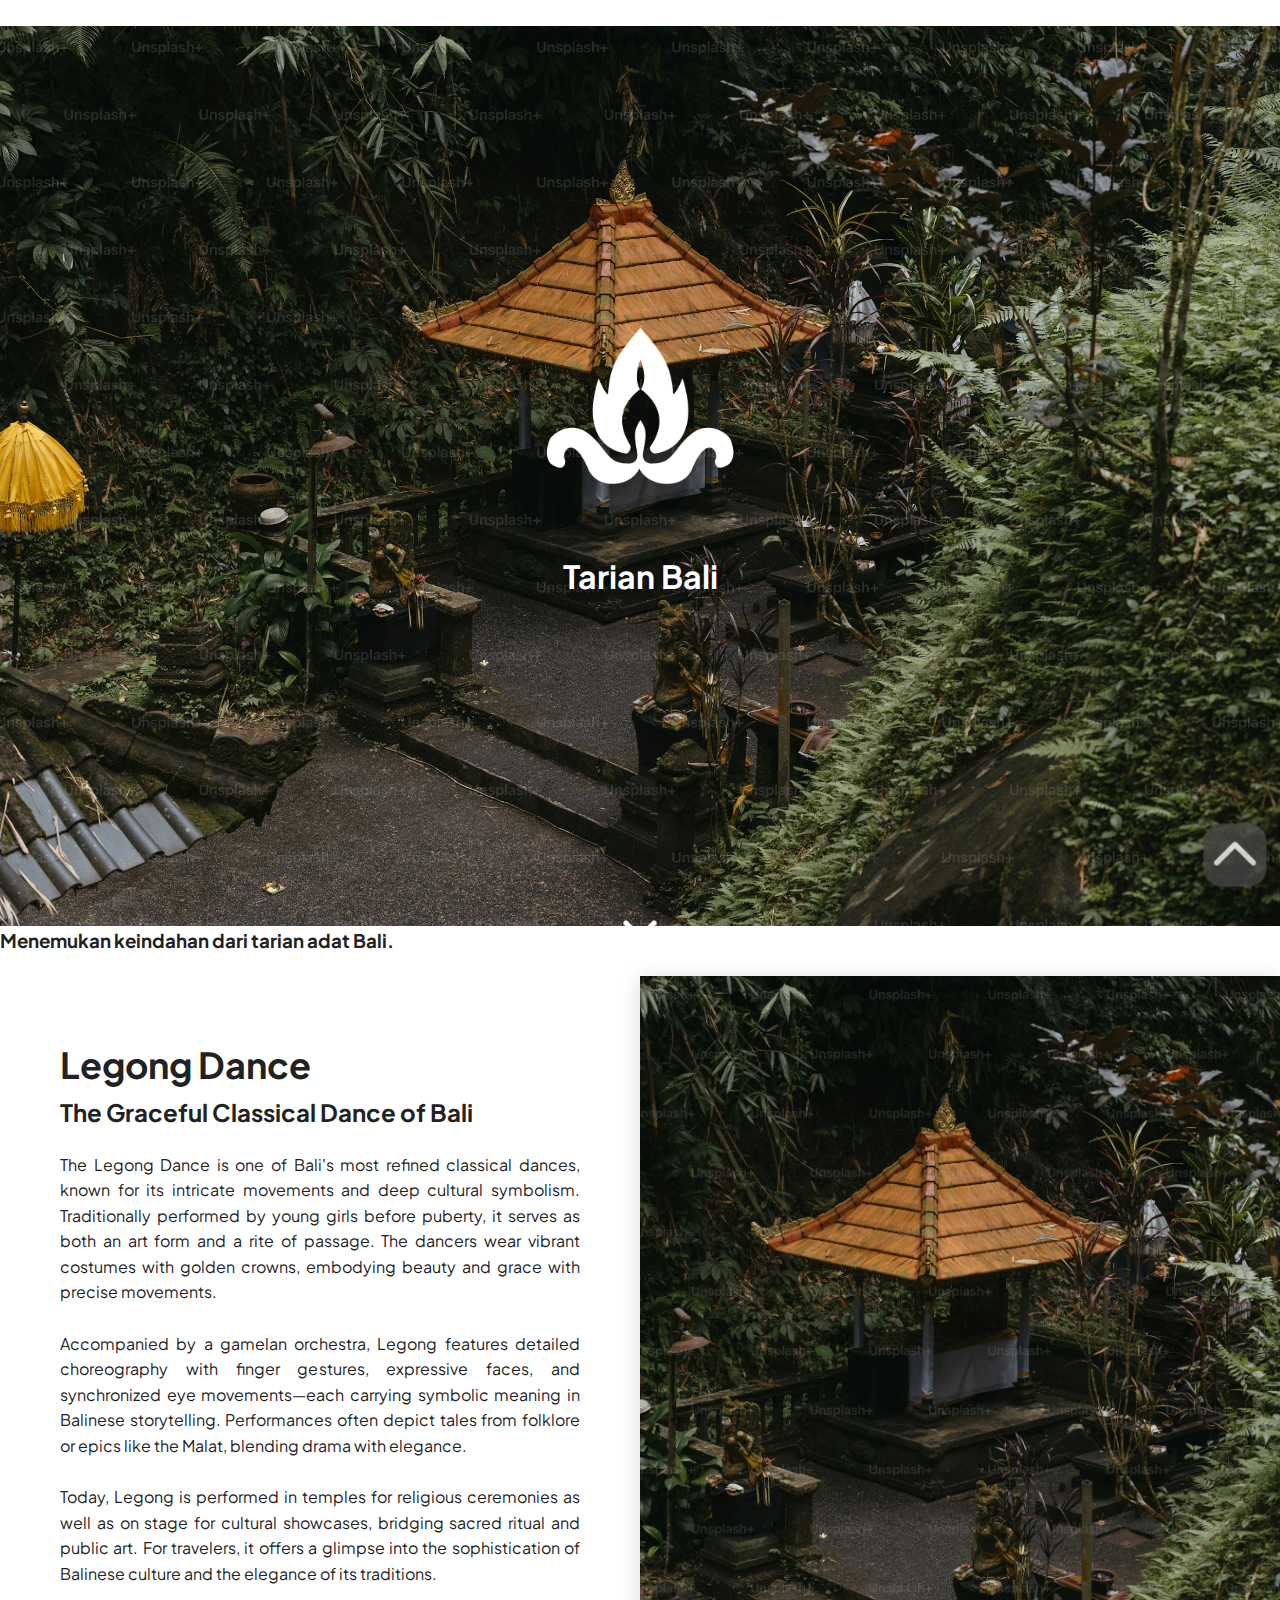
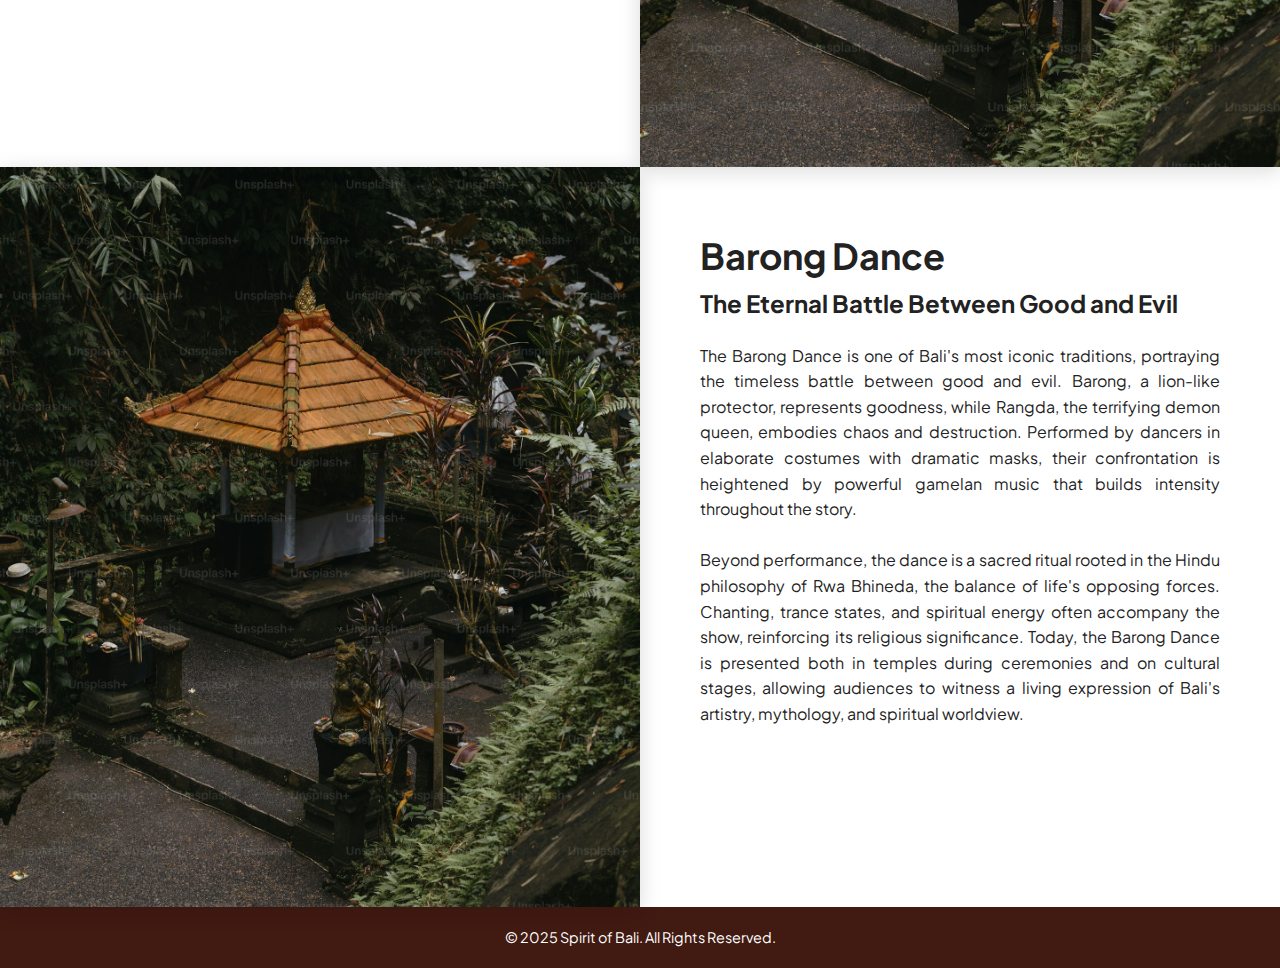
<file: culture-page/dance.html>
<!DOCTYPE html>
<html lang="en">
<head>
    <meta charset="UTF-8">
    <meta name="viewport" content="width=device-width, initial-scale=1.0">
    <link rel="stylesheet" href="../css/global.css">
    <link rel="stylesheet" href="../css/page-style.css">
    <link rel="stylesheet" href="../css/footer.css">
    <link rel="stylesheet" href="../css/btn.css">

    <title>Desa Bali - Spirit of Bali</title>
</head>
<body>
    <!-- navbar dan header -->
    <nav id="top">
        <a href="../index.html">Home</a>
        <a href="../alam.html">Nature</a>
        <a href="../budaya.html" class="active">Culture</a>
        <a href="../desa.html">Village</a>
        <a href="../gunung.html">Mountain</a>
    </nav>
    <header>
        <img src="../asset/img/top-page.jpg" alt="Nature Page Image" class="top-page">
        <img src="../asset/icon/logo-big-2.png" alt="Icon SoB" class="icon-page">
        <h1>Tarian Bali</h1>
        <h3>Menemukan keindahan dari tarian adat Bali.</h3>
        <a href="#top-page" id="down-btn"><img src="../asset/icon/icon-arrow-down.png" alt="Icon Arrow Down" class="icon-bottom-page down-btn"></a>
    </header>

    <!-- Content -->
    <div class="left-content" id="top-page">
        <div class="left-text">
            <h1>Legong Dance</h1>
            <h3>The Graceful Classical Dance of Bali</h3>
            <p>The Legong Dance is one of Bali's most refined classical dances, known for its intricate movements and deep cultural symbolism. Traditionally performed by young girls before puberty, it serves as both an art form and a rite of passage. The dancers wear vibrant costumes with golden crowns, embodying beauty and grace with precise movements.</p><br>
            <p>Accompanied by a gamelan orchestra, Legong features detailed choreography with finger gestures, expressive faces, and synchronized eye movements—each carrying symbolic meaning in Balinese storytelling. Performances often depict tales from folklore or epics like the Malat, blending drama with elegance.</p><br>
            <p>Today, Legong is performed in temples for religious ceremonies as well as on stage for cultural showcases, bridging sacred ritual and public art. For travelers, it offers a glimpse into the sophistication of Balinese culture and the elegance of its traditions.</p>
        </div>
        <img src="../asset/img/top-page.jpg" alt="placeholder" class="image">
    </div>
    <div class="right-content">
        <img src="../asset/img/top-page.jpg" alt="placeholder" class="image">
        <div class="right-text">
            <h1>Barong Dance</h1>
            <h3>The Eternal Battle Between Good and Evil</h3>
            <p>The Barong Dance is one of Bali's most iconic traditions, portraying the timeless battle between good and evil. Barong, a lion-like protector, represents goodness, while Rangda, the terrifying demon queen, embodies chaos and destruction. Performed by dancers in elaborate costumes with dramatic masks, their confrontation is heightened by powerful gamelan music that builds intensity throughout the story.</p><br> 
            <p>Beyond performance, the dance is a sacred ritual rooted in the Hindu philosophy of Rwa Bhineda, the balance of life's opposing forces. Chanting, trance states, and spiritual energy often accompany the show, reinforcing its religious significance. Today, the Barong Dance is presented both in temples during ceremonies and on cultural stages, allowing audiences to witness a living expression of Bali's artistry, mythology, and spiritual worldview.</p>

        </div>
    </div>

    <a href="#top" id="top-btn"><img src="../asset/icon/icon-up.png" alt="Icon Up" class="top-btn toTopAnimation"></a>
    <!-- Footer -->
    <footer>
        <p>&copy; 2025 Spirit of Bali. All Rights Reserved.</p>
    </footer>
</body>
</html>
</file>
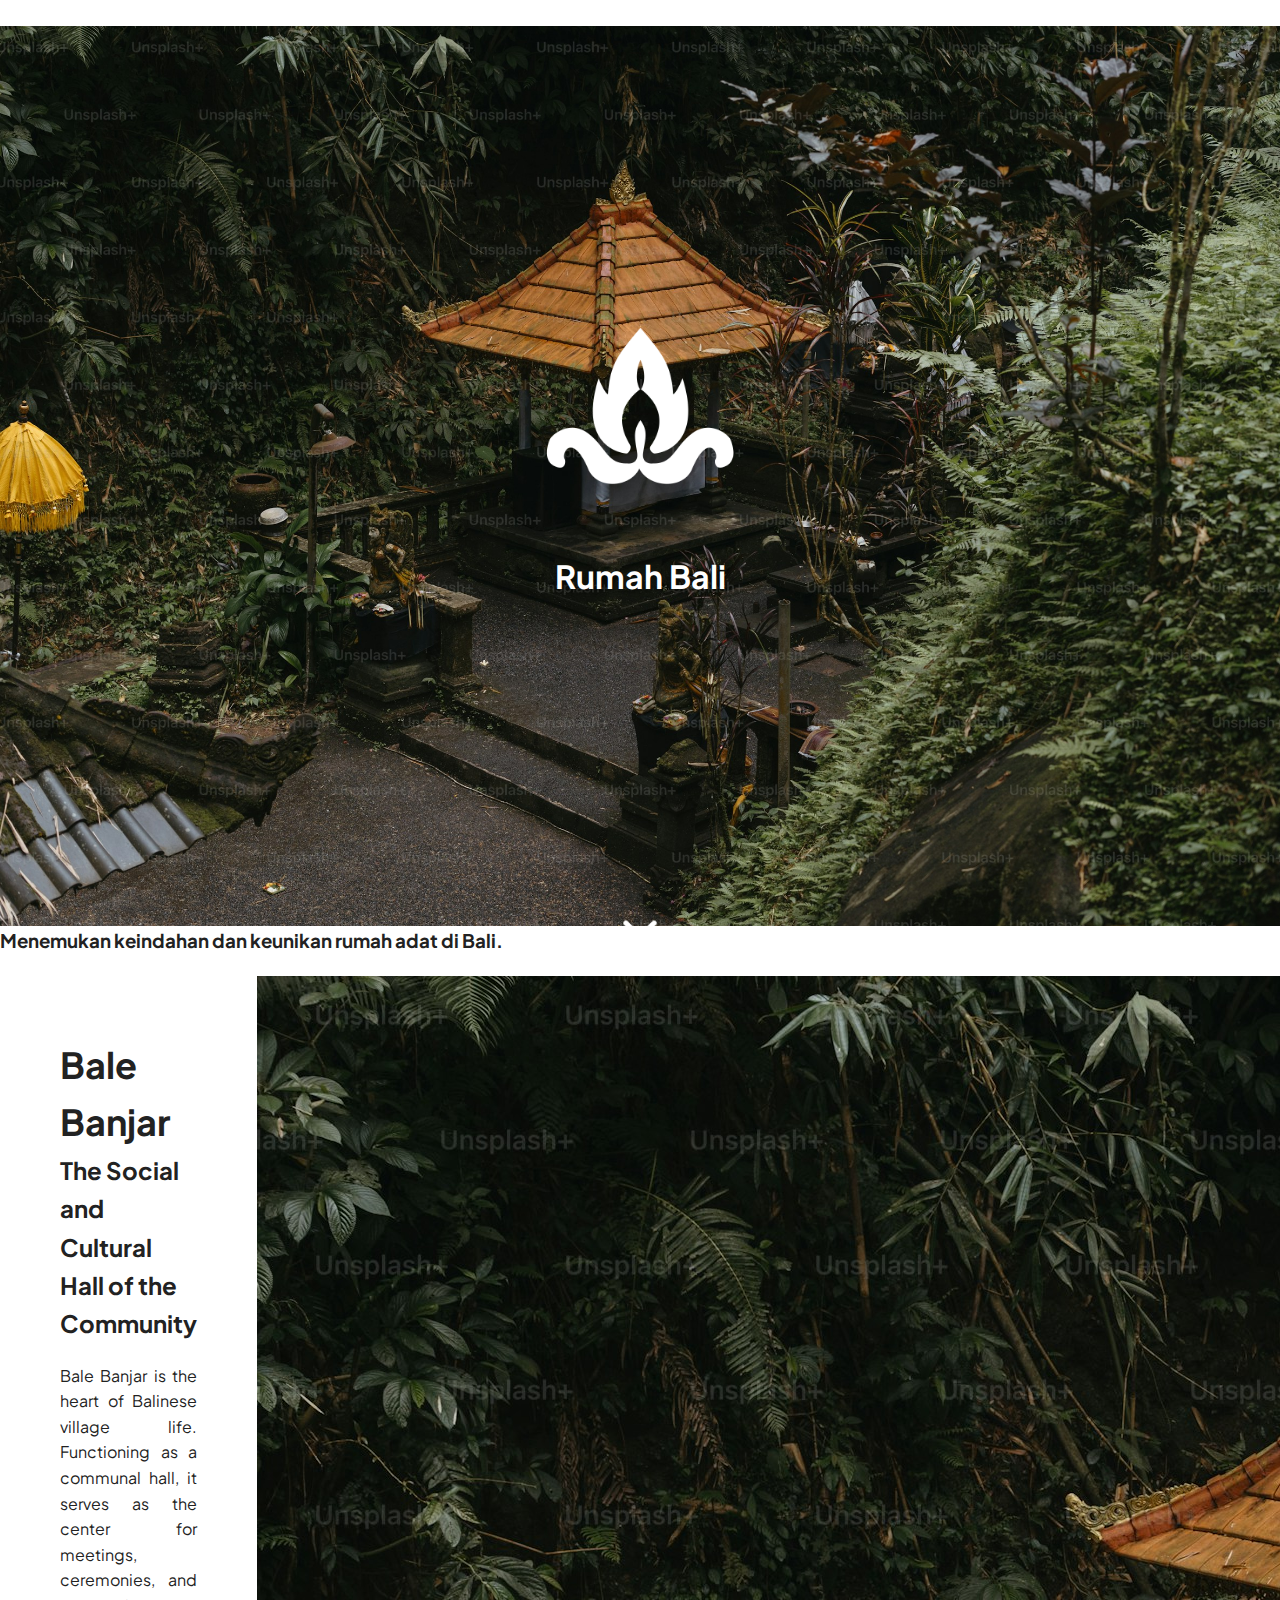
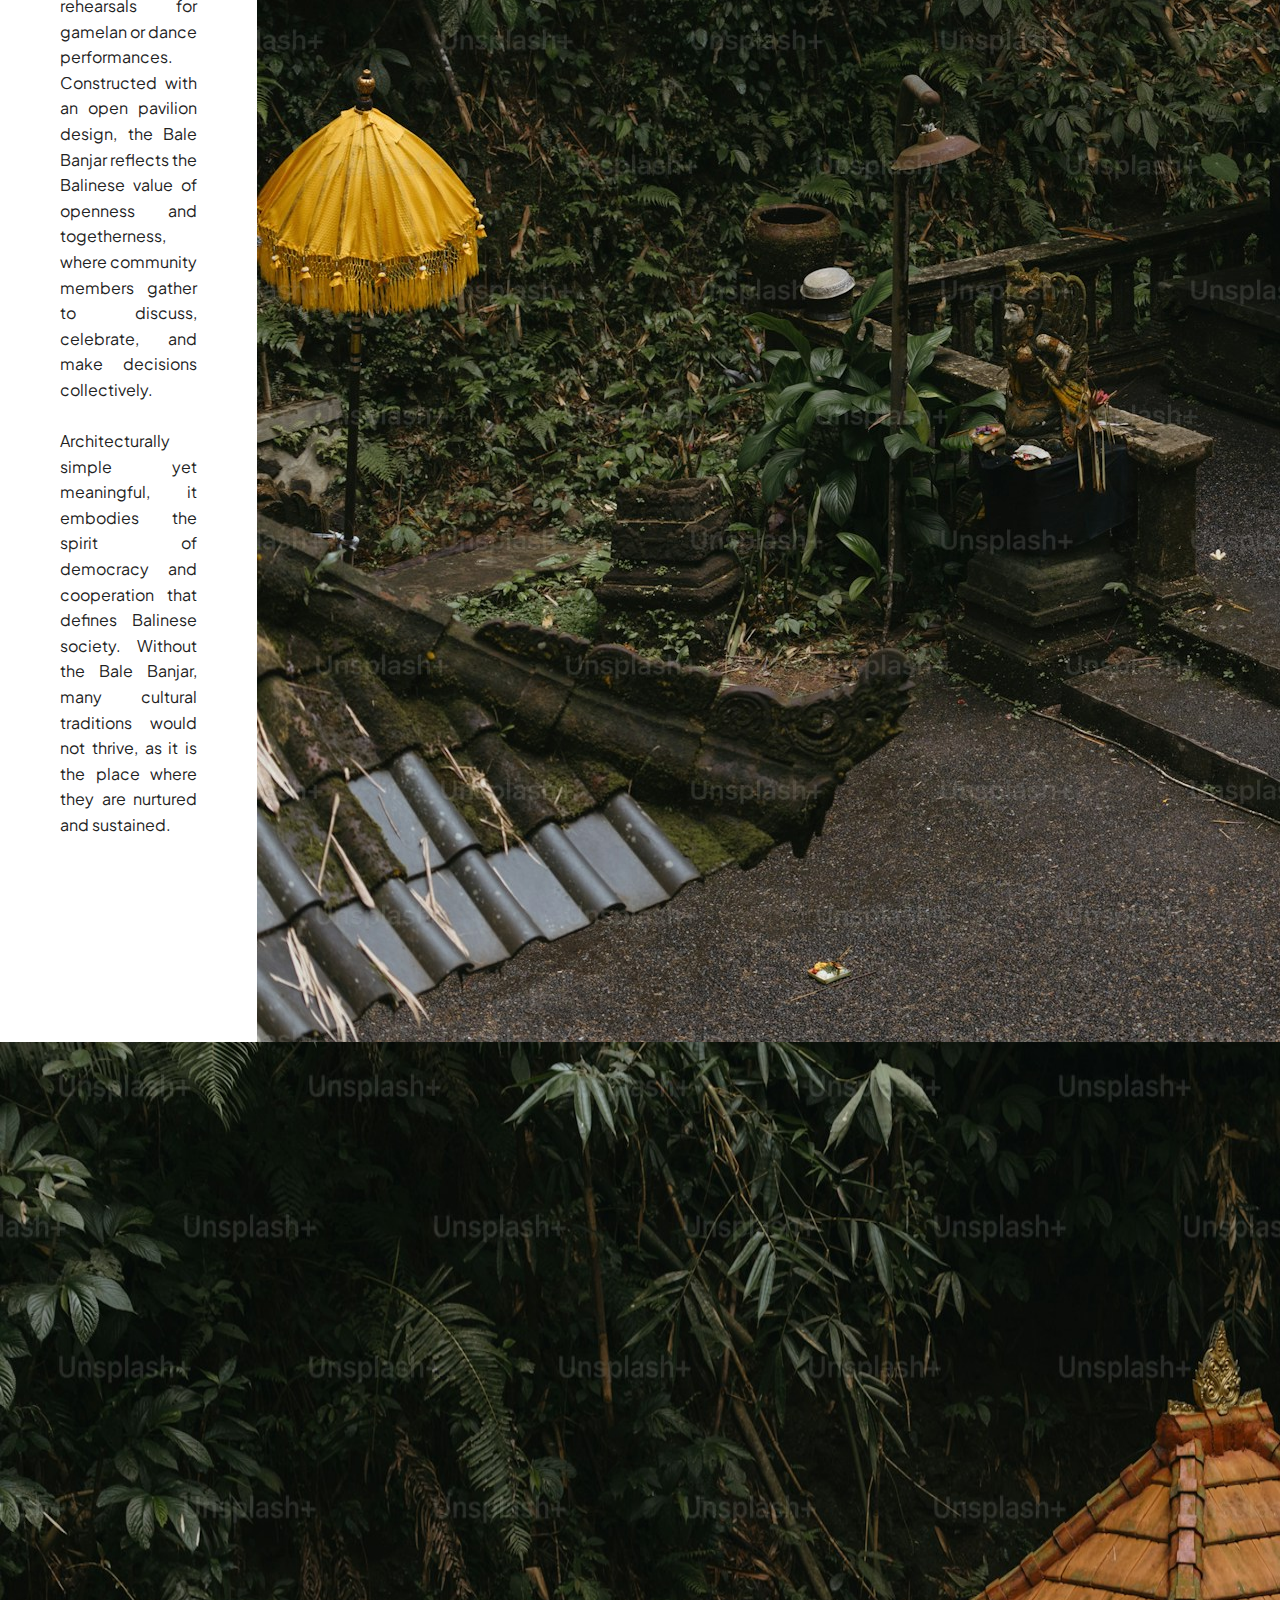
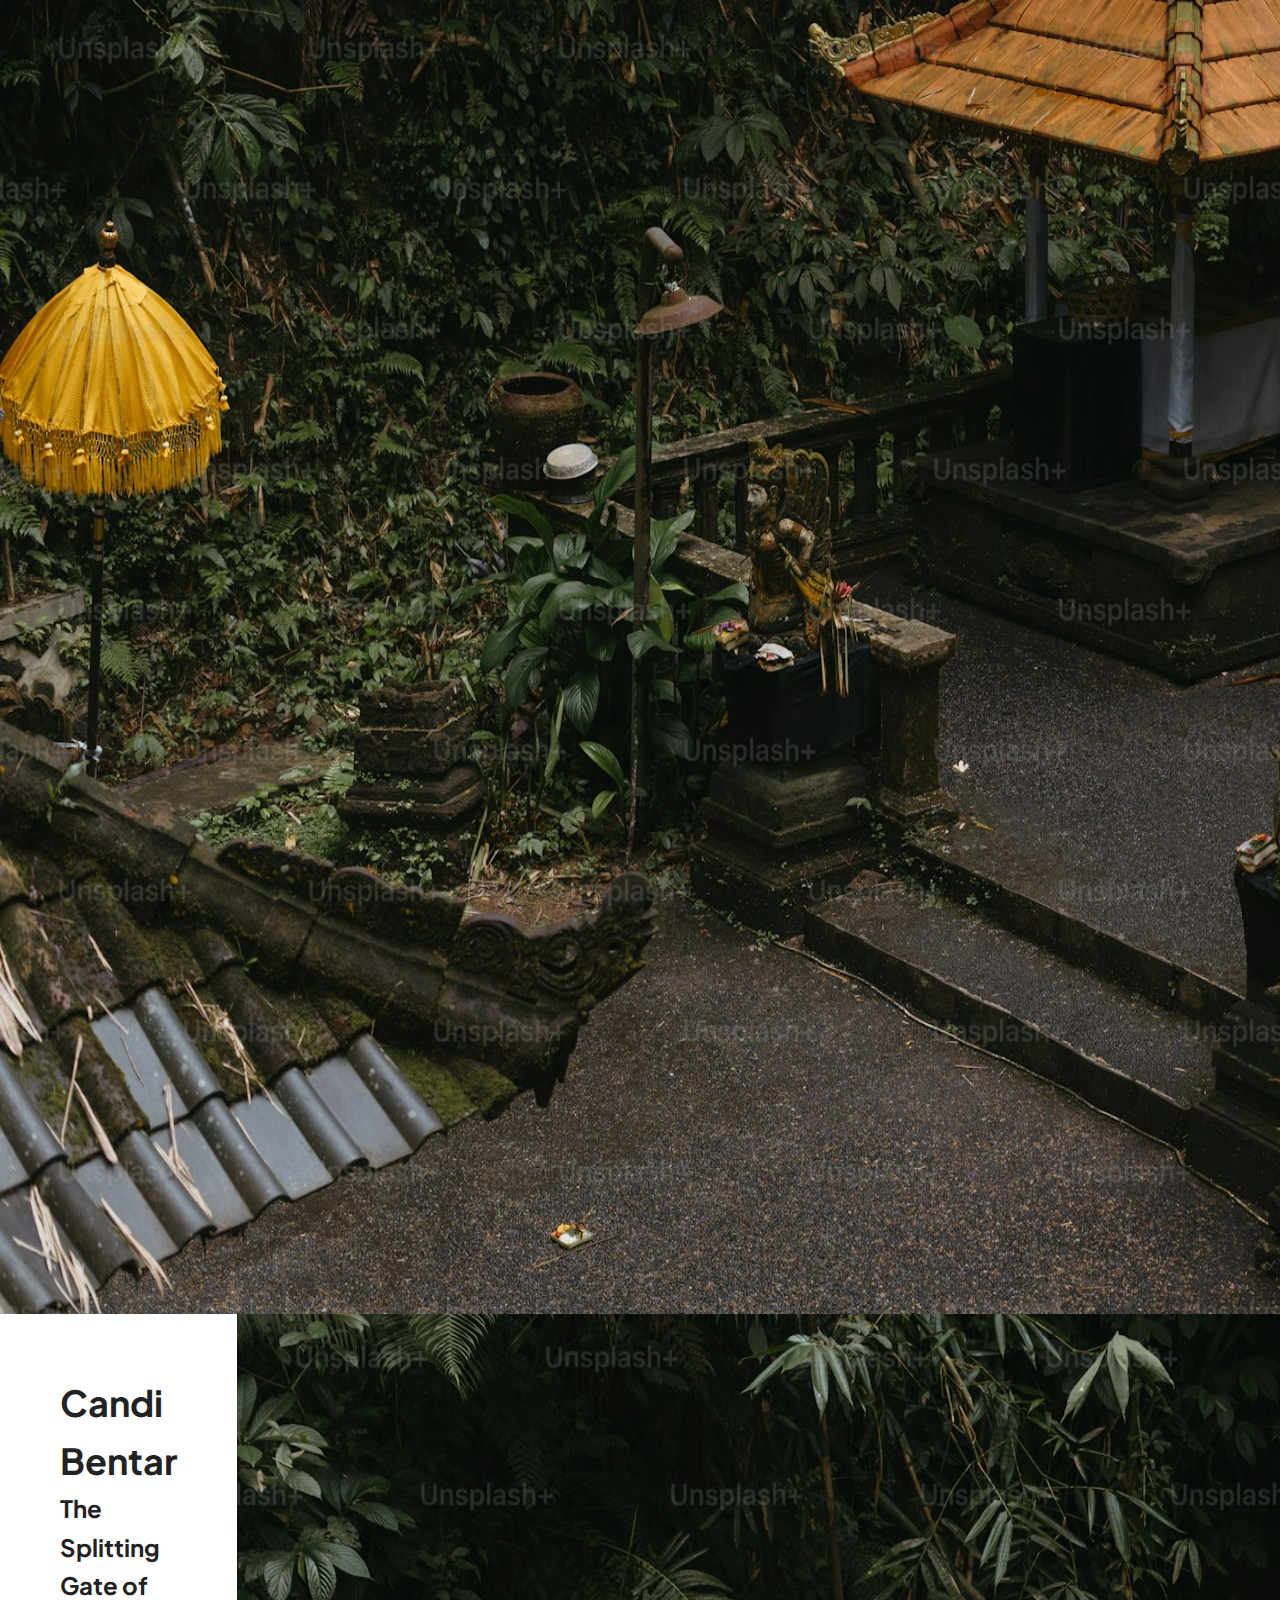
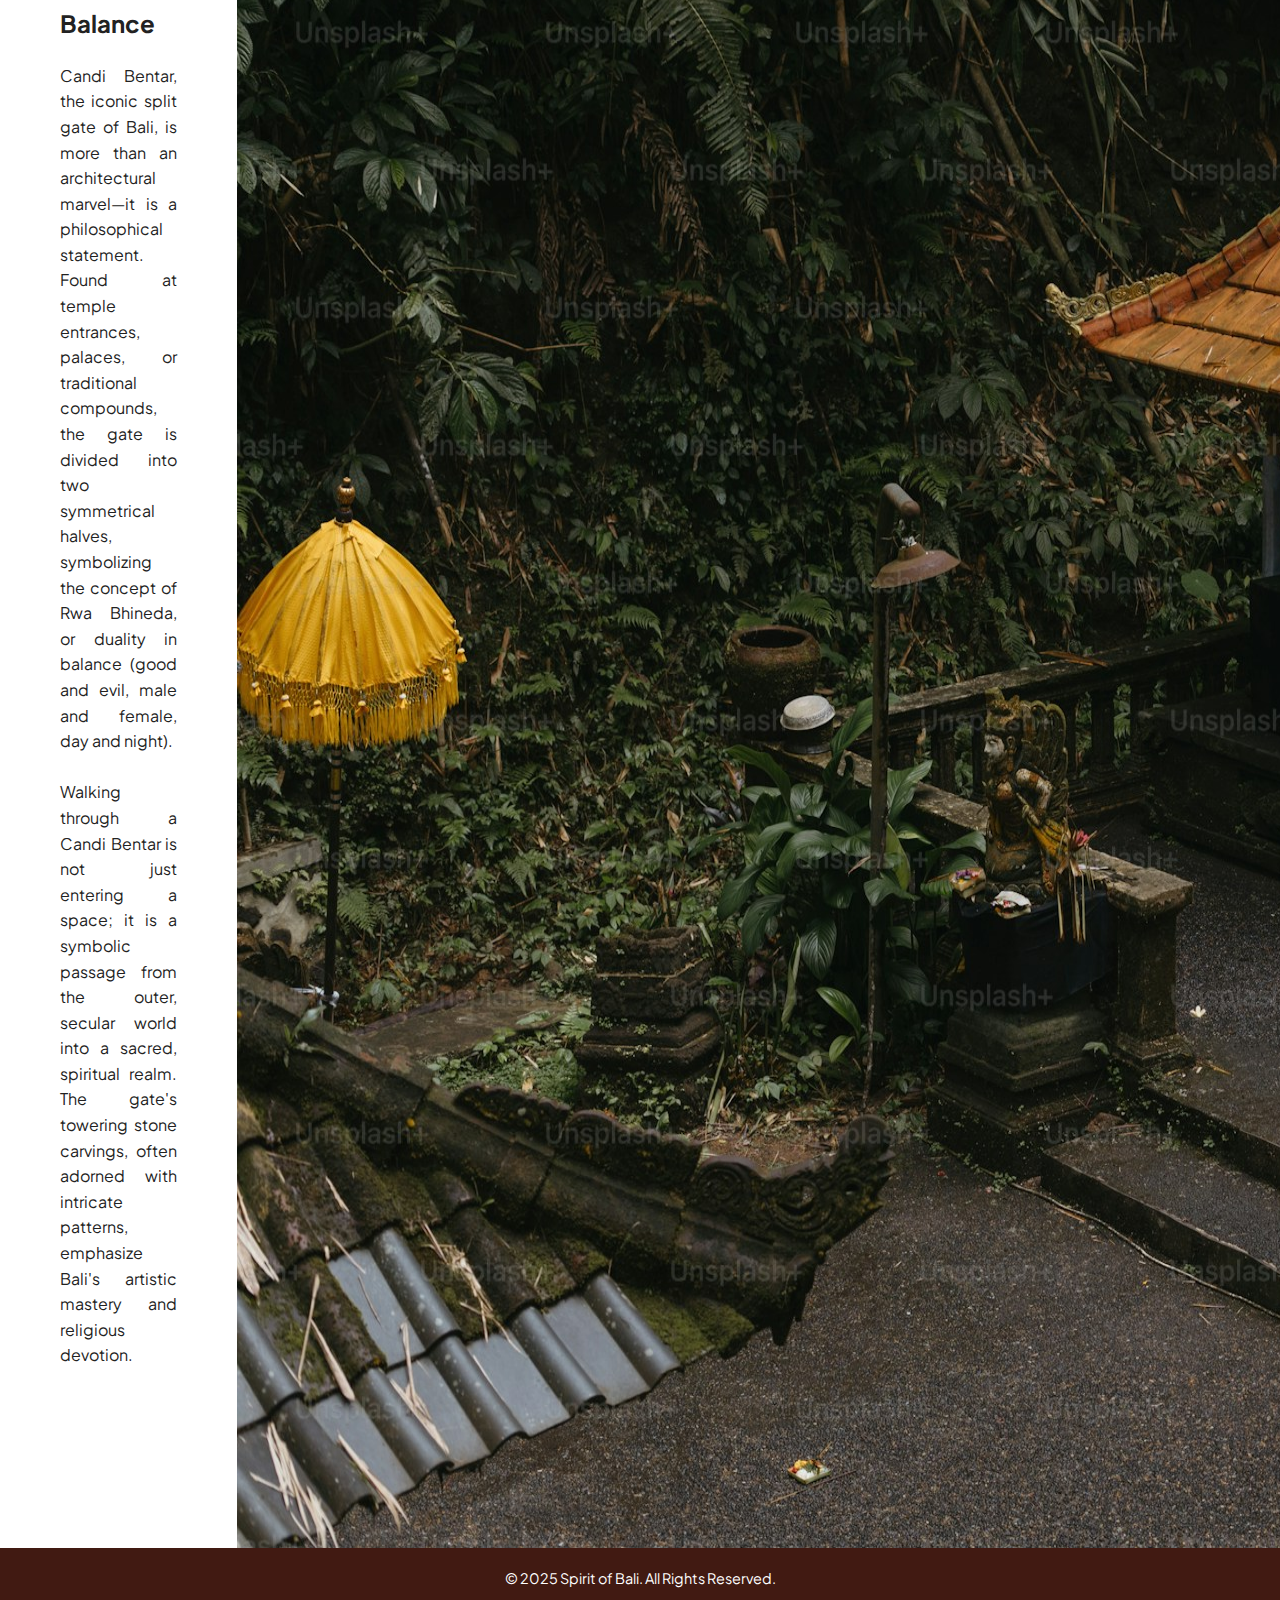
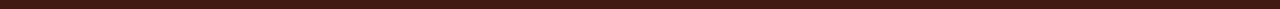
<file: culture-page/houses.html>
<!DOCTYPE html>
<html lang="en">
<head>
    <meta charset="UTF-8">
    <meta name="viewport" content="width=device-width, initial-scale=1.0">
    <link rel="stylesheet" href="../css/global.css">
    <link rel="stylesheet" href="../css/page-style.css">
    <link rel="stylesheet" href="../css/footer.css">
    <title>Desa Bali - Spirit of Bali</title>
</head>
<body>
    <!-- navbar dan header -->
    <nav>
        <a href="../index.html">Home</a>
        <a href="../alam.html">Nature</a>
        <a href="../budaya.html" class="active">Culture</a>
        <a href="../desa.html">Village</a>
        <a href="../gunung.html">Mountain</a>
    </nav>
    <header>
        <img src="../asset/img/top-page.jpg" alt="Nature Page Image" class="top-page">
        <img src="../asset/icon/logo-big-2.png" alt="Icon SoB" class="icon-page">
        <h1>Rumah Bali</h1>
        <h3>Menemukan keindahan dan keunikan rumah adat di Bali.</h3>
        <img src="../asset/icon/icon-arrow-down.png" alt="Icon Arrow Down" class="icon-bottom-page">
    </header>

    <!-- Content -->
    <div class="left-content">
        <div class="left-text">
            <h1>Bale Banjar</h1>
            <h3>The Social and Cultural Hall of the Community</h3>
            <p>Bale Banjar is the heart of Balinese village life. Functioning as a communal hall, it serves as the center for meetings, ceremonies, and rehearsals for gamelan or dance performances. Constructed with an open pavilion design, the Bale Banjar reflects the Balinese value of openness and togetherness, where community members gather to discuss, celebrate, and make decisions collectively.</p><br>
            <p>Architecturally simple yet meaningful, it embodies the spirit of democracy and cooperation that defines Balinese society. Without the Bale Banjar, many cultural traditions would not thrive, as it is the place where they are nurtured and sustained.</p>
        </div>
        <img src="../asset/img/top-page.jpg" alt="placeholder">
    </div>
    <div class="right-content">
        <img src="../asset/img/top-page.jpg" alt="placeholder">
        <div class="right-text">
            <h1>Bale Daja (Bale Meten)</h1>
            <h3>The Sacred Family Pavilion</h3>
            <p>Bale Daja, also known as Bale Meten, is one of the most important pavilions in a traditional Balinese house compound. Positioned in the northern area, it is dedicated to honored family members and sacred rituals. Traditionally, this pavilion also serves as a sleeping area for the head of the household or elder family members, symbolizing respect and hierarchy within the family structure.</p><br> 
            <p>Its design is rectangular with raised floors, open spaces, and carved wooden pillars, reflecting both practical function and spiritual symbolism. Bale Daja illustrates how Balinese architecture seamlessly integrates spirituality, family values, and daily living.</p>

        </div>
    </div>
    <div class="left-content">
        <div class="left-text">
            <h1>Candi Bentar</h1>
            <h3>The Splitting Gate of Balance</h3>
            <p>Candi Bentar, the iconic split gate of Bali, is more than an architectural marvel—it is a philosophical statement. Found at temple entrances, palaces, or traditional compounds, the gate is divided into two symmetrical halves, symbolizing the concept of Rwa Bhineda, or duality in balance (good and evil, male and female, day and night).</p><br>
            <p>Walking through a Candi Bentar is not just entering a space; it is a symbolic passage from the outer, secular world into a sacred, spiritual realm. The gate's towering stone carvings, often adorned with intricate patterns, emphasize Bali's artistic mastery and religious devotion.</p>
        </div>
        <img src="../asset/img/top-page.jpg" alt="placeholder">
    </div>

    <!-- Footer -->
    <footer>
        <p>&copy; 2025 Spirit of Bali. All Rights Reserved.</p>
    </footer>
</body>
</html>
</file>
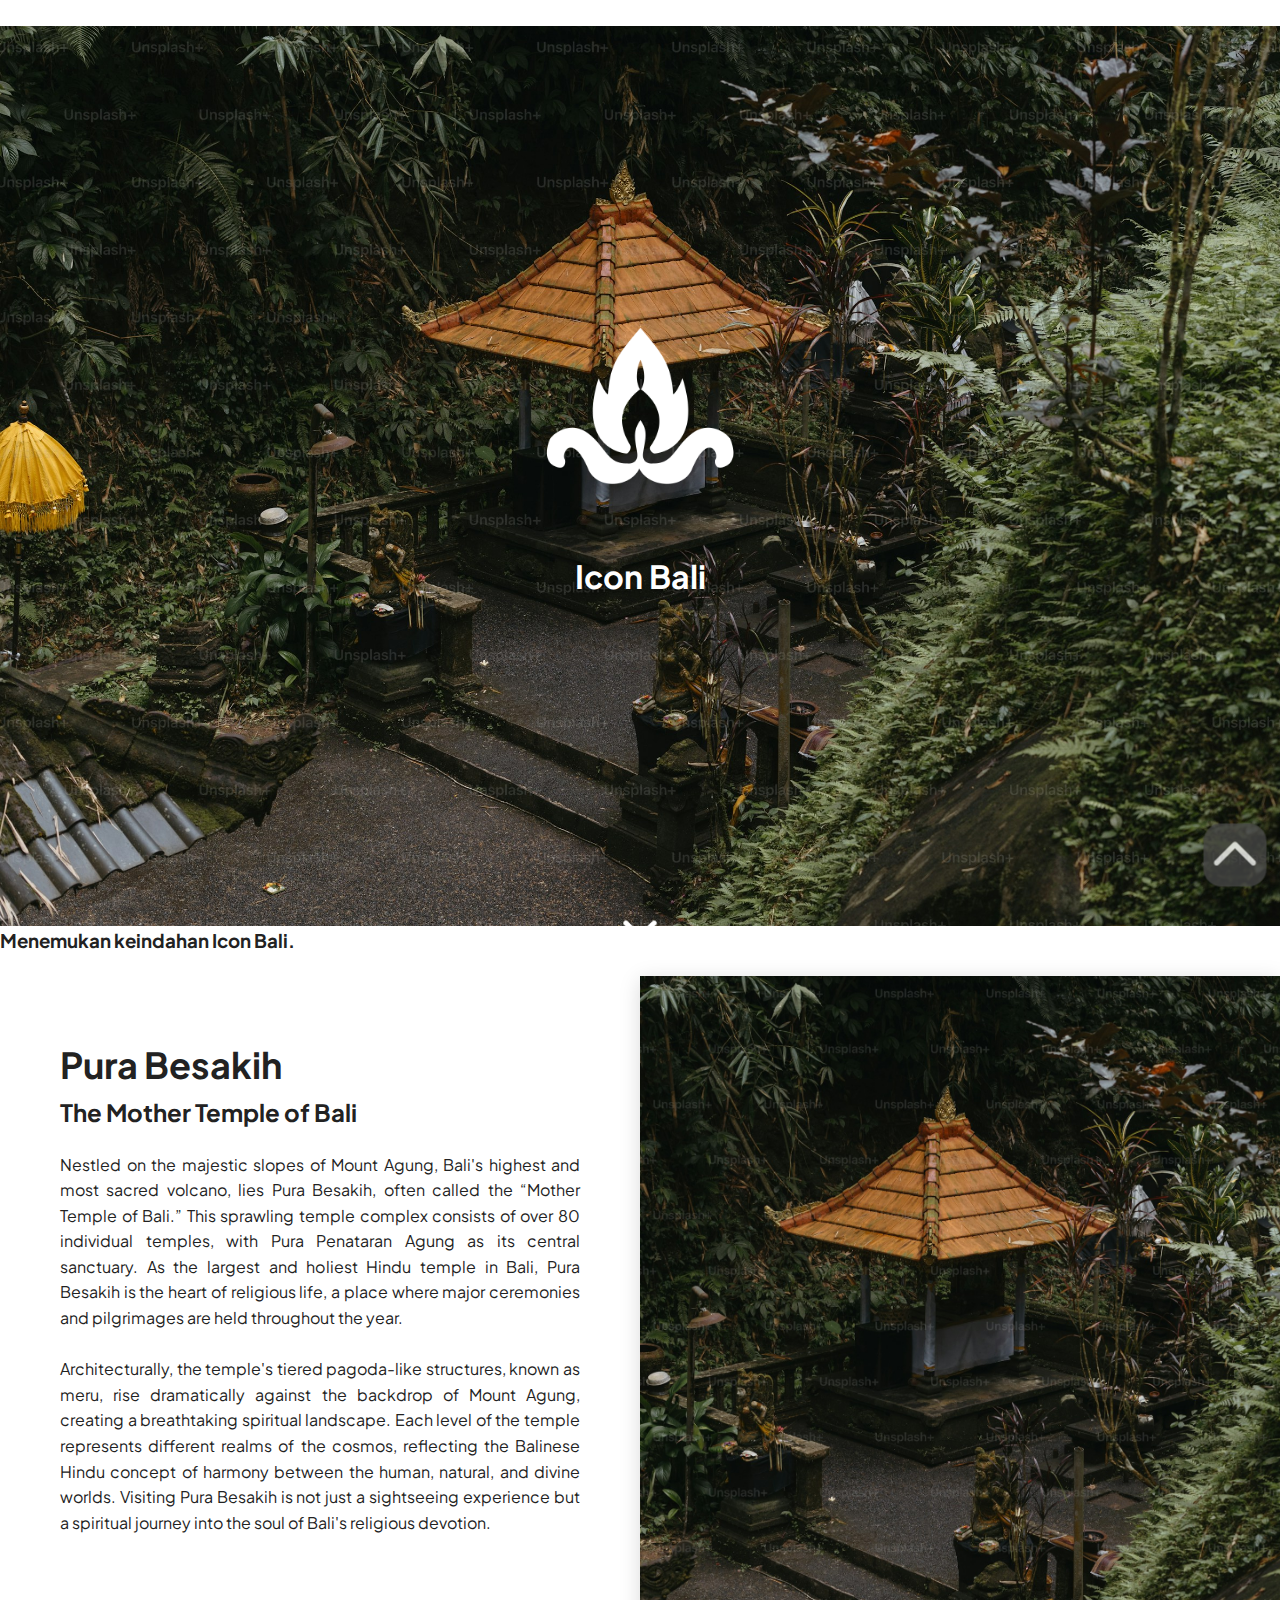
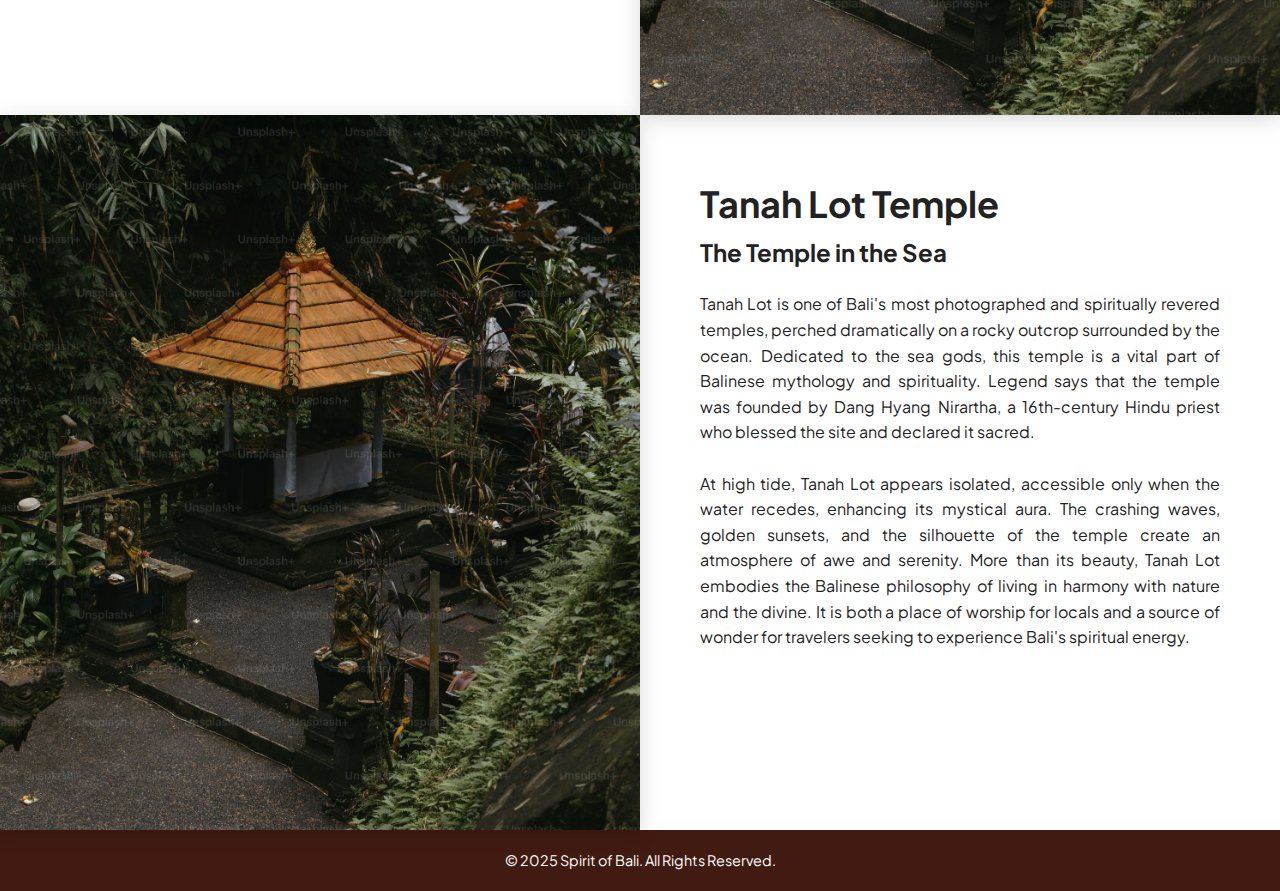
<file: culture-page/icon.html>
<!DOCTYPE html>
<html lang="en">
<head>
    <meta charset="UTF-8">
    <meta name="viewport" content="width=device-width, initial-scale=1.0">
    <link rel="stylesheet" href="../css/global.css">
    <link rel="stylesheet" href="../css/page-style.css">
    <link rel="stylesheet" href="../css/footer.css">
    <link rel="stylesheet" href="../css/btn.css">

    <title>Desa Bali - Spirit of Bali</title>
</head>
<body>
    <!-- navbar dan header -->
    <nav id="top">
        <a href="../index.html">Home</a>
        <a href="../alam.html">Nature</a>
        <a href="../budaya.html" class="active">Culture</a>
        <a href="../desa.html">Village</a>
        <a href="../gunung.html">Mountain</a>
    </nav>
    <header>
        <img src="../asset/img/top-page.jpg" alt="Nature Page Image" class="top-page">
        <img src="../asset/icon/logo-big-2.png" alt="Icon SoB" class="icon-page">
        <h1>Icon Bali</h1>
        <h3>Menemukan keindahan Icon Bali.</h3>
        <a href="#top-page" id="down-btn"><img src="../asset/icon/icon-arrow-down.png" alt="Icon Arrow Down" class="icon-bottom-page down-btn"></a>
    </header>

    <!-- Content -->
    <div class="left-content" id="top-page">
        <div class="left-text">
            <h1>Pura Besakih</h1>
            <h3>The Mother Temple of Bali</h3>
            <p>Nestled on the majestic slopes of Mount Agung, Bali's highest and most sacred volcano, lies Pura Besakih, often called the “Mother Temple of Bali.” This sprawling temple complex consists of over 80 individual temples, with Pura Penataran Agung as its central sanctuary. As the largest and holiest Hindu temple in Bali, Pura Besakih is the heart of religious life, a place where major ceremonies and pilgrimages are held throughout the year.</p><br>
            <p>Architecturally, the temple's tiered pagoda-like structures, known as meru, rise dramatically against the backdrop of Mount Agung, creating a breathtaking spiritual landscape. Each level of the temple represents different realms of the cosmos, reflecting the Balinese Hindu concept of harmony between the human, natural, and divine worlds. Visiting Pura Besakih is not just a sightseeing experience but a spiritual journey into the soul of Bali's religious devotion.</p>
        </div>
        <img src="../asset/img/top-page.jpg" alt="placeholder" class="image">
    </div>
    <div class="right-content">
        <img src="../asset/img/top-page.jpg" alt="placeholder" class="image">
        <div class="right-text">
            <h1>Tanah Lot Temple</h1>
            <h3>The Temple in the Sea</h3>
            <p>Tanah Lot is one of Bali's most photographed and spiritually revered temples, perched dramatically on a rocky outcrop surrounded by the ocean. Dedicated to the sea gods, this temple is a vital part of Balinese mythology and spirituality. Legend says that the temple was founded by Dang Hyang Nirartha, a 16th-century Hindu priest who blessed the site and declared it sacred.</p><br> 
            <p>At high tide, Tanah Lot appears isolated, accessible only when the water recedes, enhancing its mystical aura. The crashing waves, golden sunsets, and the silhouette of the temple create an atmosphere of awe and serenity. More than its beauty, Tanah Lot embodies the Balinese philosophy of living in harmony with nature and the divine. It is both a place of worship for locals and a source of wonder for travelers seeking to experience Bali's spiritual energy.</p>

        </div>
    </div>

    <a href="#top" id="top-btn"><img src="../asset/icon/icon-up.png" alt="Icon Up" class="top-btn toTopAnimation"></a>
    <!-- Footer -->
    <footer>
        <p>&copy; 2025 Spirit of Bali. All Rights Reserved.</p>
    </footer>
</body>
</html>
</file>
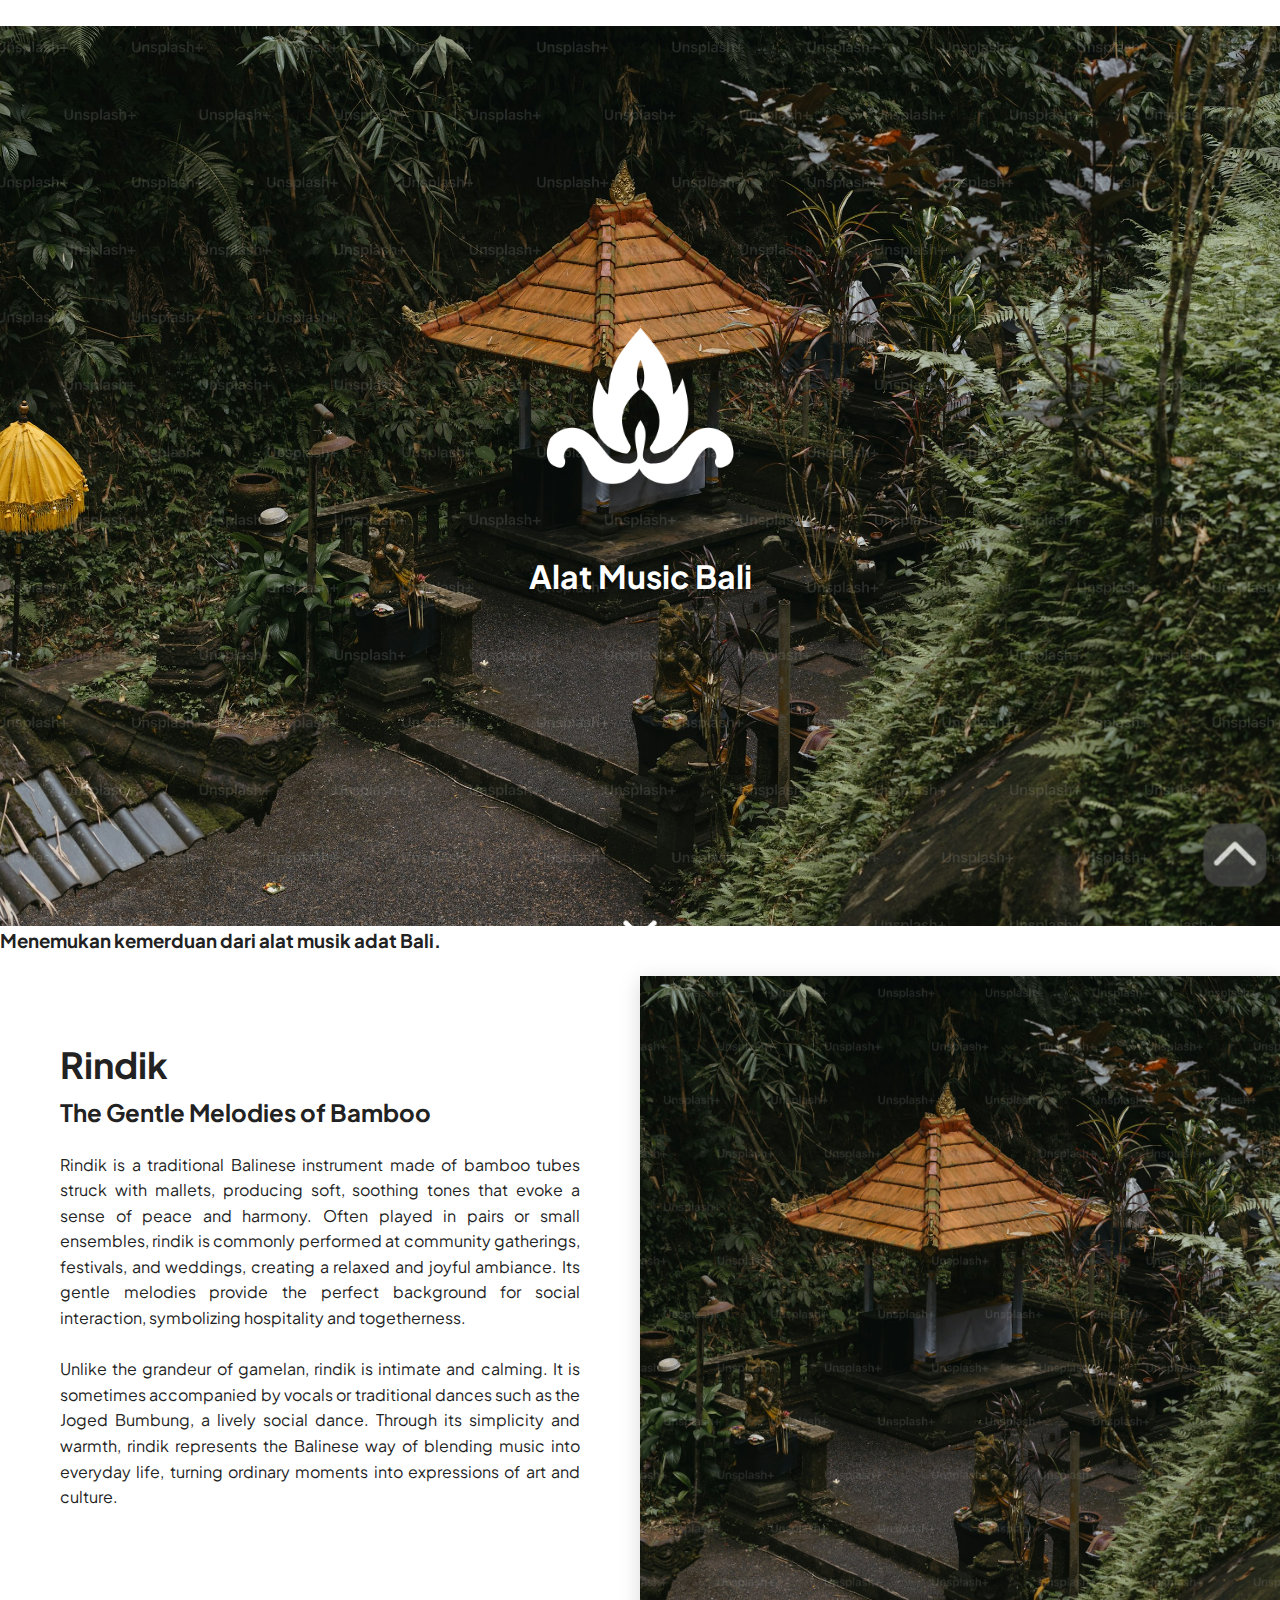
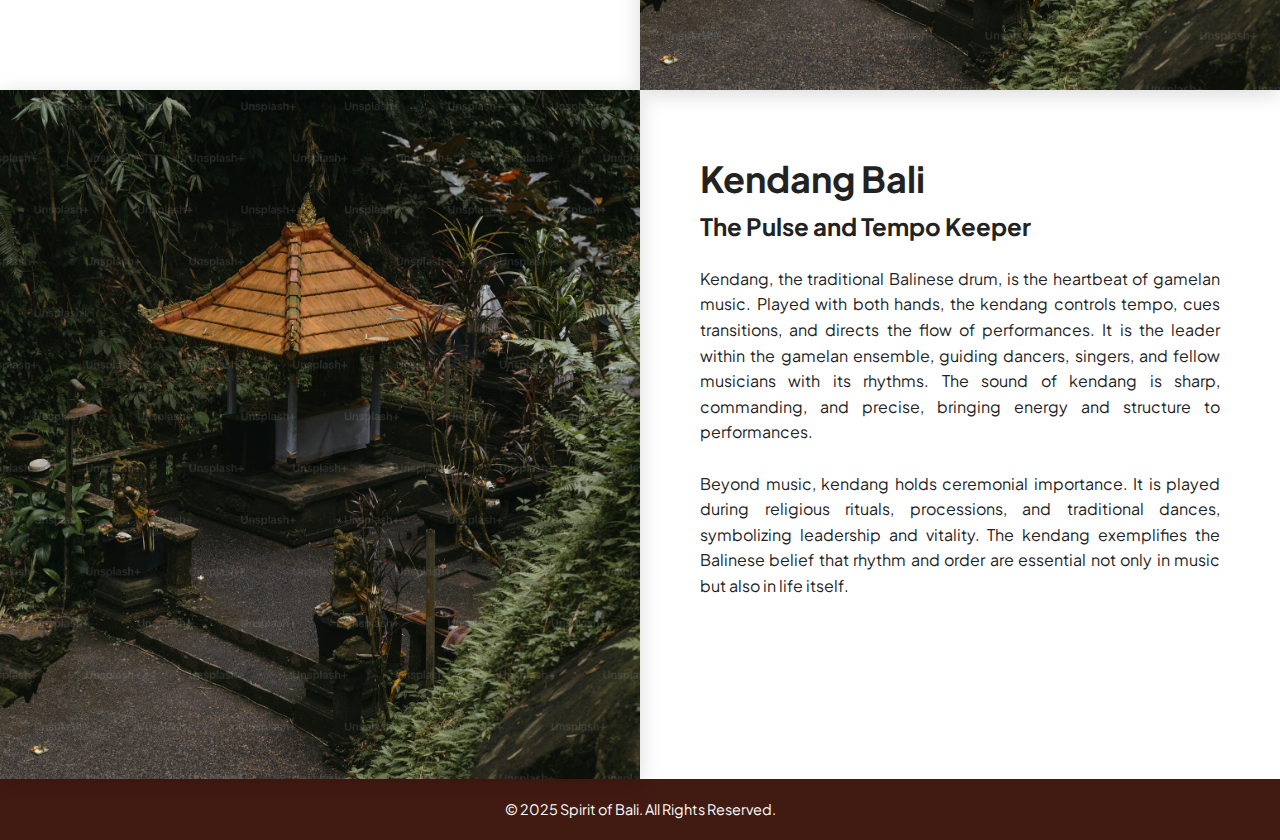
<file: culture-page/instrument.html>
<!DOCTYPE html>
<html lang="en">
<head>
    <meta charset="UTF-8">
    <meta name="viewport" content="width=device-width, initial-scale=1.0">
    <link rel="stylesheet" href="../css/global.css">
    <link rel="stylesheet" href="../css/page-style.css">
    <link rel="stylesheet" href="../css/footer.css">
    <link rel="stylesheet" href="../css/btn.css">
    
    <title>Desa Bali - Spirit of Bali</title>
</head>
<body>
    <!-- navbar dan header -->
    <nav id="top">
        <a href="../index.html">Home</a>
        <a href="../alam.html">Nature</a>
        <a href="../budaya.html" class="active">Culture</a>
        <a href="../desa.html">Village</a>
        <a href="../gunung.html">Mountain</a>
    </nav>
    <header>
        <img src="../asset/img/top-page.jpg" alt="Nature Page Image" class="top-page">
        <img src="../asset/icon/logo-big-2.png" alt="Icon SoB" class="icon-page">
        <h1>Alat Music Bali</h1>
        <h3>Menemukan kemerduan dari alat musik adat Bali.</h3>
        <a href="#top-page" id="down-btn"><img src="../asset/icon/icon-arrow-down.png" alt="Icon Arrow Down" class="icon-bottom-page down-btn"></a>
    </header>

    <!-- Content -->
    <div class="left-content" id="top-page">
        <div class="left-text">
            <h1>Rindik</h1>
            <h3>The Gentle Melodies of Bamboo</h3>
            <p>Rindik is a traditional Balinese instrument made of bamboo tubes struck with mallets, producing soft, soothing tones that evoke a sense of peace and harmony. Often played in pairs or small ensembles, rindik is commonly performed at community gatherings, festivals, and weddings, creating a relaxed and joyful ambiance. Its gentle melodies provide the perfect background for social interaction, symbolizing hospitality and togetherness.</p><br>
            <p>Unlike the grandeur of gamelan, rindik is intimate and calming. It is sometimes accompanied by vocals or traditional dances such as the Joged Bumbung, a lively social dance. Through its simplicity and warmth, rindik represents the Balinese way of blending music into everyday life, turning ordinary moments into expressions of art and culture.</p>
        </div>
        <img src="../asset/img/top-page.jpg" alt="placeholder" class="image">
    </div>
    <div class="right-content">
        <img src="../asset/img/top-page.jpg" alt="placeholder" class="image">
        <div class="right-text">
            <h1>Kendang Bali</h1>
            <h3>The Pulse and Tempo Keeper</h3>
            <p>Kendang, the traditional Balinese drum, is the heartbeat of gamelan music. Played with both hands, the kendang controls tempo, cues transitions, and directs the flow of performances. It is the leader within the gamelan ensemble, guiding dancers, singers, and fellow musicians with its rhythms. The sound of kendang is sharp, commanding, and precise, bringing energy and structure to performances.</p><br> 
            <p>Beyond music, kendang holds ceremonial importance. It is played during religious rituals, processions, and traditional dances, symbolizing leadership and vitality. The kendang exemplifies the Balinese belief that rhythm and order are essential not only in music but also in life itself.</p>

        </div>
    </div>

    <a href="#top" id="top-btn"><img src="../asset/icon/icon-up.png" alt="Icon Up" class="top-btn toTopAnimation"></a>
    <!-- Footer -->
    <footer>
        <p>&copy; 2025 Spirit of Bali. All Rights Reserved.</p>
    </footer>
</body>
</html>
</file>
<file: css/global.css>
@import url("https://fonts.googleapis.com/css2?family=Plus+Jakarta+Sans:wght@300;400;500;600;700&display=swap");

:root {
  --font-main: "Plus Jakarta Sans", sans-serif;

  /* Color */
  --primary-color: #ff5e3a;
  --section-color: #faf7f7;
  /* var(--section-color) */
}
* {
  margin: 0;
  padding: 0;
  box-sizing: border-box;
  /* overflow-x: hidden; */
}

body {
  font-family: var(--font-main);
  background: #fff;
  color: #222;
  line-height: 1.6;
}

h1,
h2,
h3 {
  font-family: var(--font-main);
  font-weight: 700; /* tebal */
}

p,
a,
li,
button {
  font-family: var(--font-main);
  font-weight: 400; /* normal */
  text-decoration: none;
}
</file>
<file: css/page-style.css>
/* Header */
* {
  padding: 0;
  margin: 0;
}
html,
body {
  width: 100%;
  max-width: 100vw;
  overflow-x: hidden;
}
a {
  text-decoration: none;
  background: none;
  padding: 10px;
  font-size: 1remx;
  color: white;
}

.top-page {
  width: 100vw;
  height: 100vh;
  object-fit: cover;
  display: block;
}
header {
  position: relative;
  width: 100%;
  height: 100%;
  overflow: hidden;
}
header .icon-page {
  position: absolute;
  top: 40%;
  left: 50%;
  transform: translate(-50%, -50%);
  width: 200px;
  height: 200px;
  display: block;
  z-index: 2;
  padding: 0;
  margin: 0;
}
header h1 {
  color: white;
  position: absolute;
  top: 58%;
  left: 50%;
  transform: translate(-50%, -50%);
  font-weight: bold;
  text-shadow: 0 2px 5px rgba(0, 0, 0, 0.6);
}
.not-main-page h3 {
  color: white;
  position: absolute;
  top: 65%;
  left: 50%;
  transform: translate(-50%, -50%);
  font-weight: bold;
  text-shadow: 0 2px 5px rgba(0, 0, 0, 0.6);
}
.icon-bottom-page {
  position: absolute;
  left: 50%;
  top: 95%;
  transform: translate(-50%, -50%);
  width: 40px;
  height: 40px;
}
/* Content */
.image {
  flex: 1;
  width: 50%;
  height: auto;
  display: block;
  
  box-shadow: 0 4px 20px rgba(0, 0, 0, 0.15);

  object-fit: cover;
  object-position: center;

  justify-content: center;
  align-items: center;
}
.left-content,
.right-content {
  display: flex;
  flex-direction: row;
  width: 100%;
  position: relative;
}

.left-text, 
.right-text {
  display: flex;
  width: 50%;
  padding: 60px 60px 20vh;
  flex-direction: column;
}

.left-text h1,
.right-text h1 {
  font-size: 36px;
}
.left-text h3,
.right-text h3 {
  font-size: 24px;
}
p:not(footer p) {
  text-align: justify;
  font-size: 16px;
}
h3 {
  margin-bottom: 20px;
}

@media (max-width: 768px) {
}
</file>
<file: css/footer.css>
footer {
  padding: 1.2rem;
  background-color: #411a12;
  color: #fff;
  font-size: 0.9rem;
}
footer p {
  margin: 0;
  text-align: center;
}
</file>
<file: css/btn.css>
html {
    scroll-behavior: smooth;
}
#top-btn,
#down-btn{
    margin: 0;
    padding: 0;
}
.top-btn {
    background: rgb(69, 69, 69);
    border-radius: 20px;
    position: fixed;
    bottom: 10px;
    right: 10px;
    width: 70px;
    height: 70px;
    cursor: pointer;
    box-shadow: 0px 0px 20px rgba(0, 0, 0, 0.336);
    transform: scale(0.9);
    opacity: 80%;
    margin: 0;
    padding: 0;
    transition: .3s ease-in-out transform;
}
.top-btn:hover{
    transform: scale(1);
}
.top-btn.active {
    display: block;
}
</file>
<file: css/style.css>
/* import dari root folder css */
@import url("global.css");

/* Icon */
@import url("https://cdnjs.cloudflare.com/ajax/libs/font-awesome/6.5.0/css/all.min.css");
/* Font */
@import url("https://fonts.googleapis.com/css2?family=Plus+Jakarta+Sans:wght@300;400;500;600;700&display=swap");

/* Pages Global Style */
@import url("pages/footer.css");
@import url("pages/navbar.css");
@import url("pages/filter-section.css");

/* Home */
@import url("home-card.css");
@import url("home-category.css");
@import url("home-destination.css");
@import url("home-hero.css");
@import url("page-style.css");
@import url("page-favorite-modal.css");
@import url("home-page-img.css");
@import url("home-hero-featured-destination.css");
/* Culture */
@import url("budaya.css");

/* Component */
@import url("btn.css");
</file>
